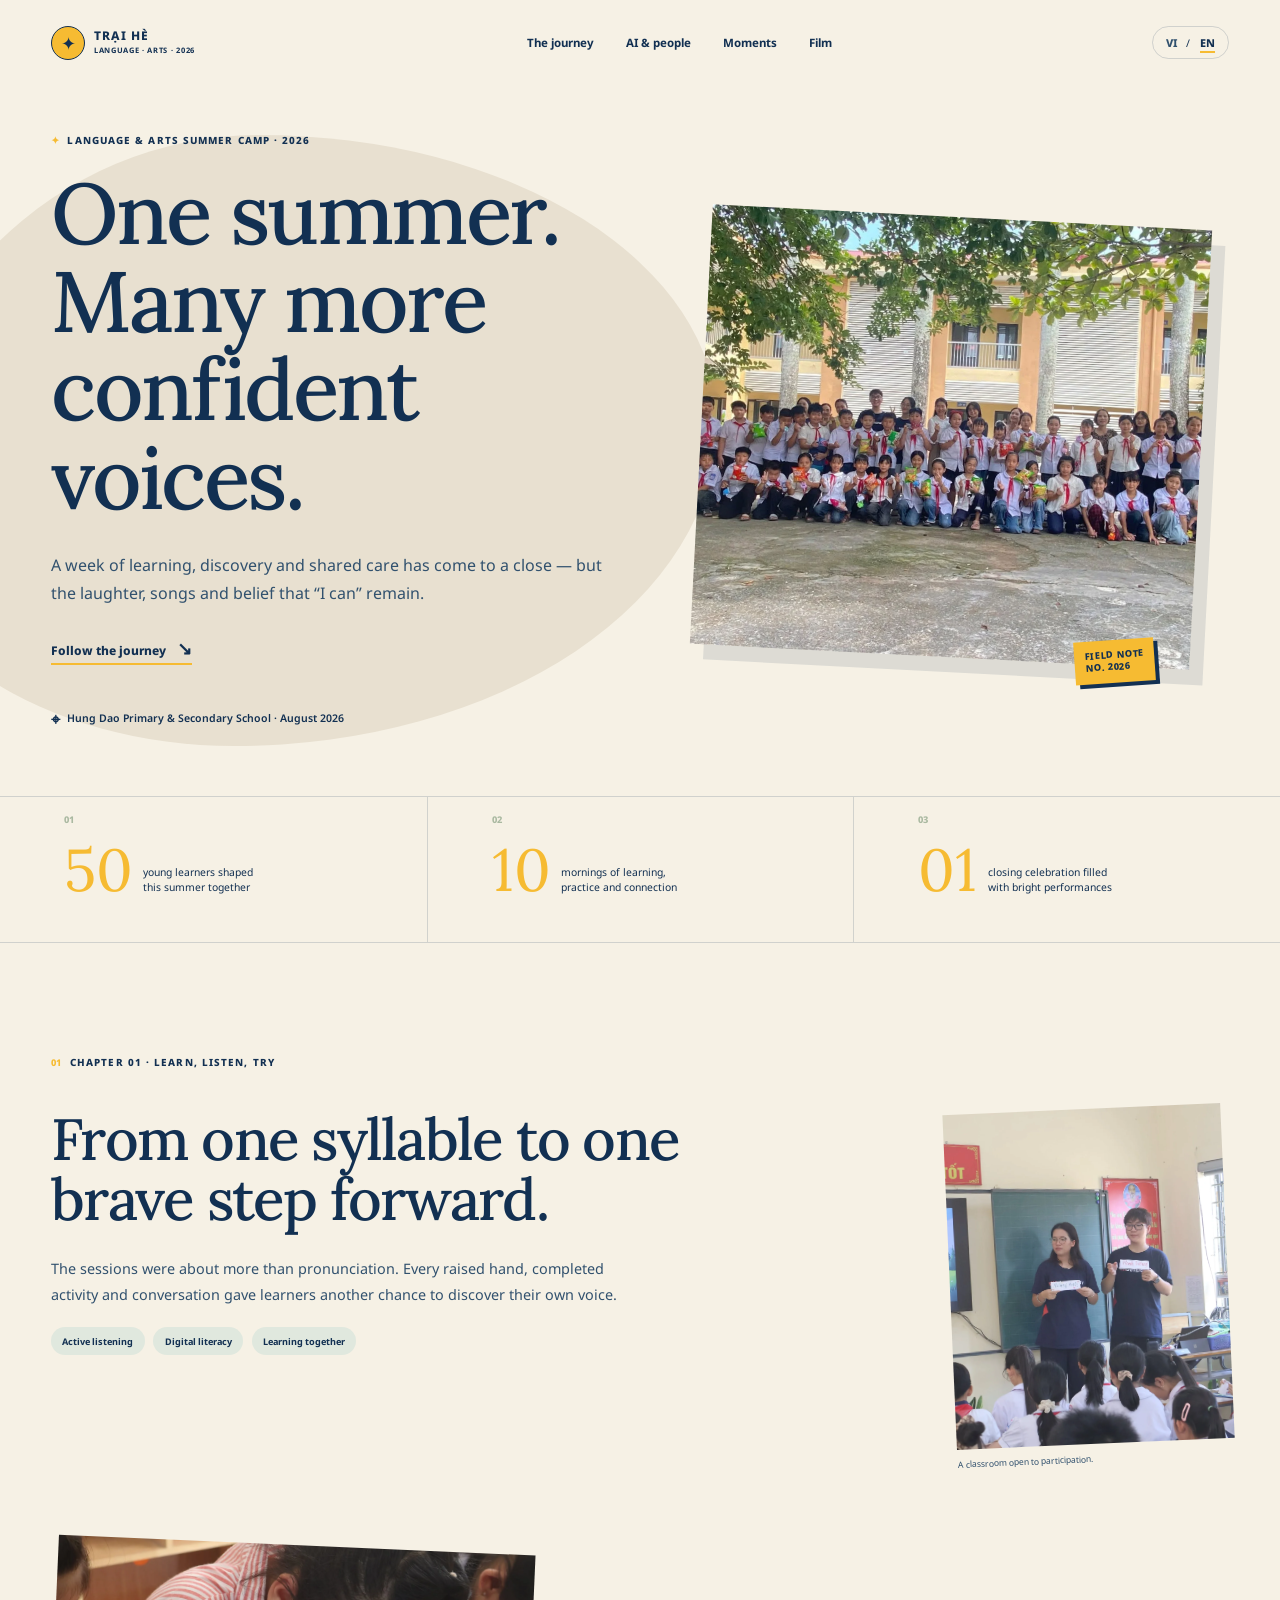
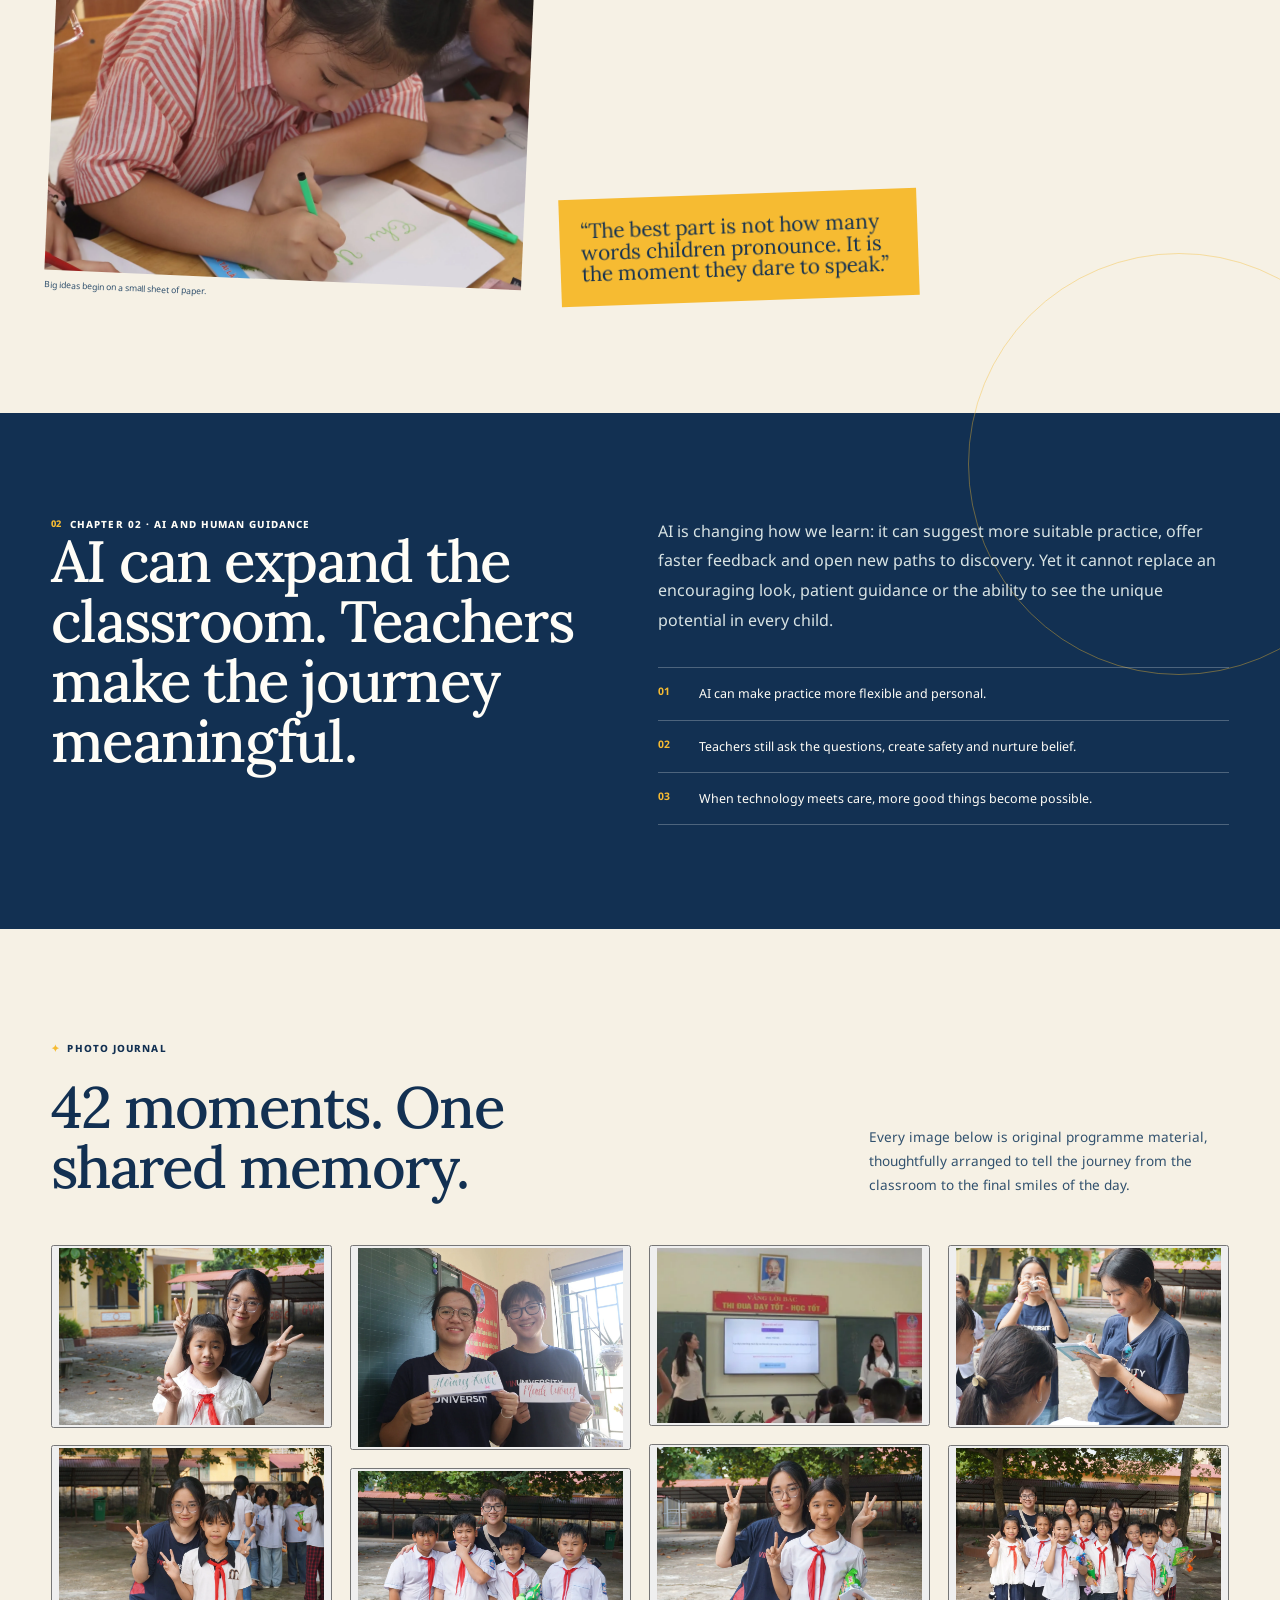
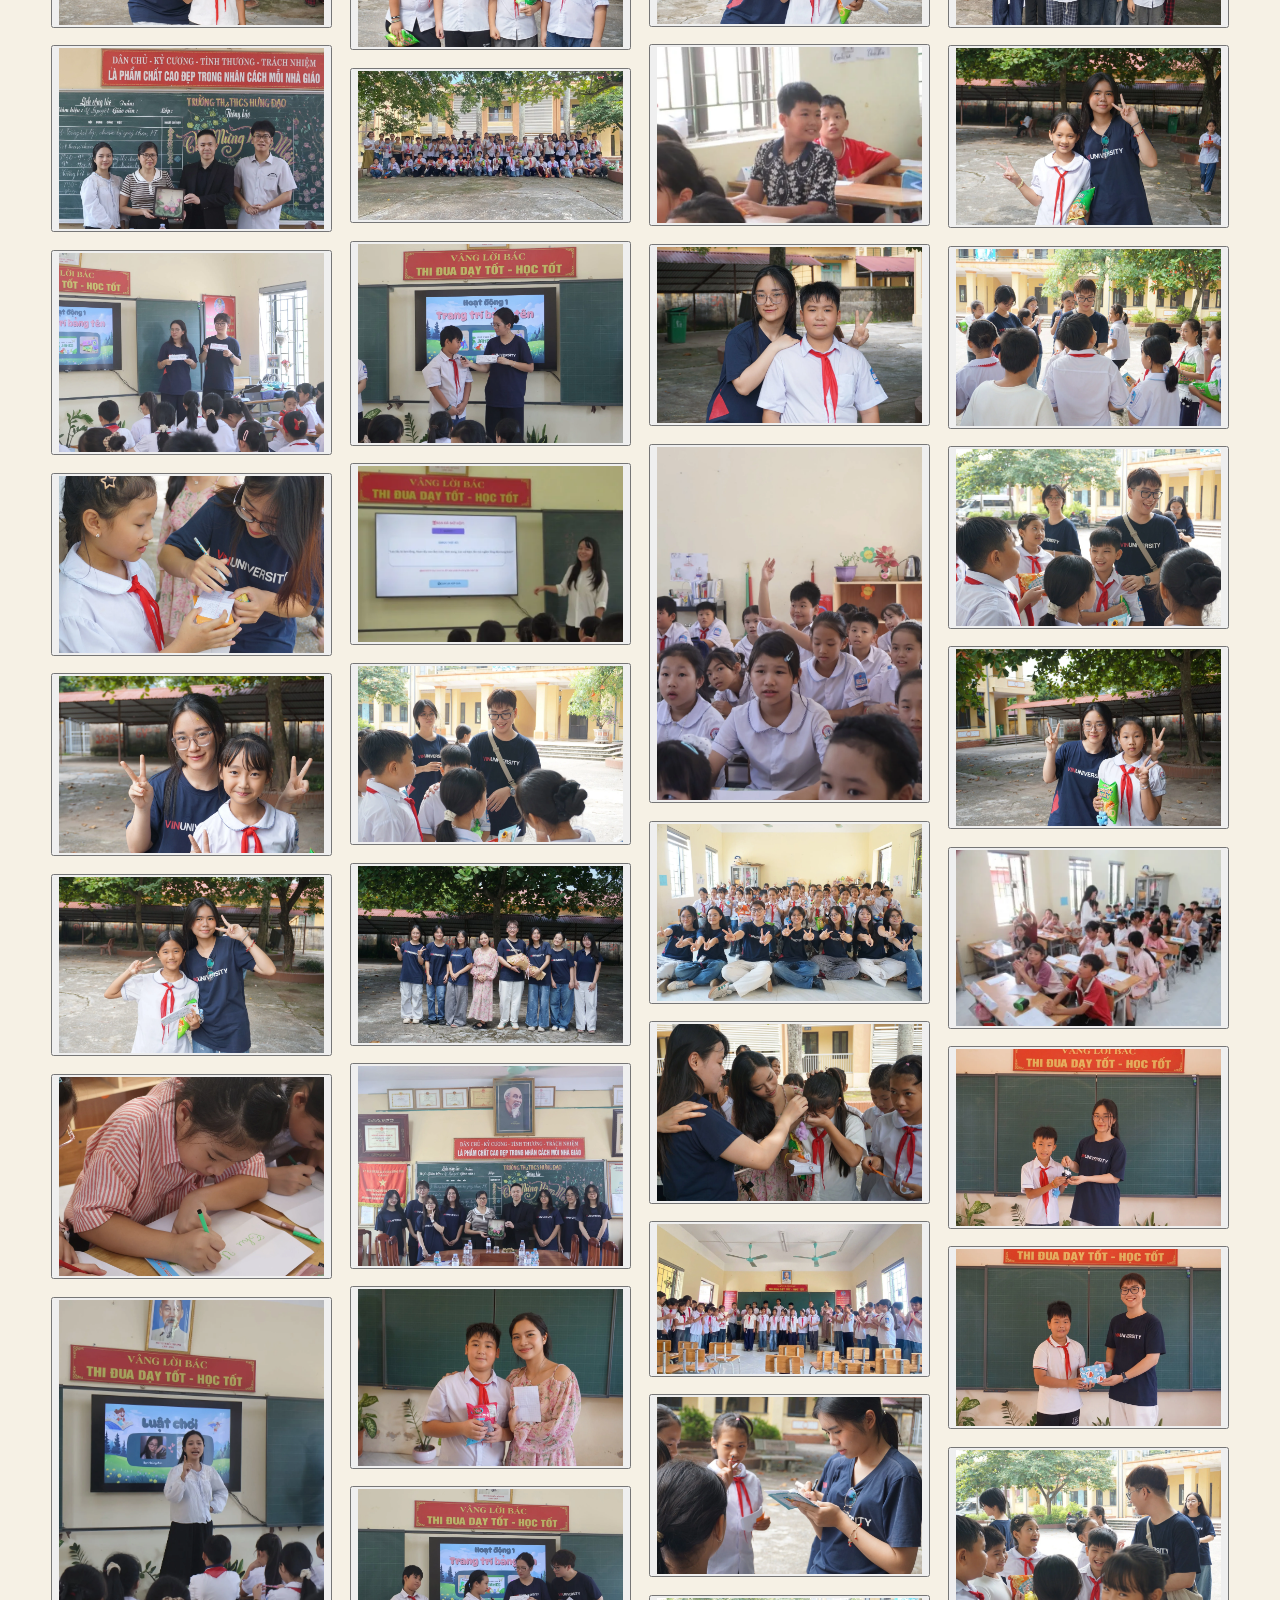
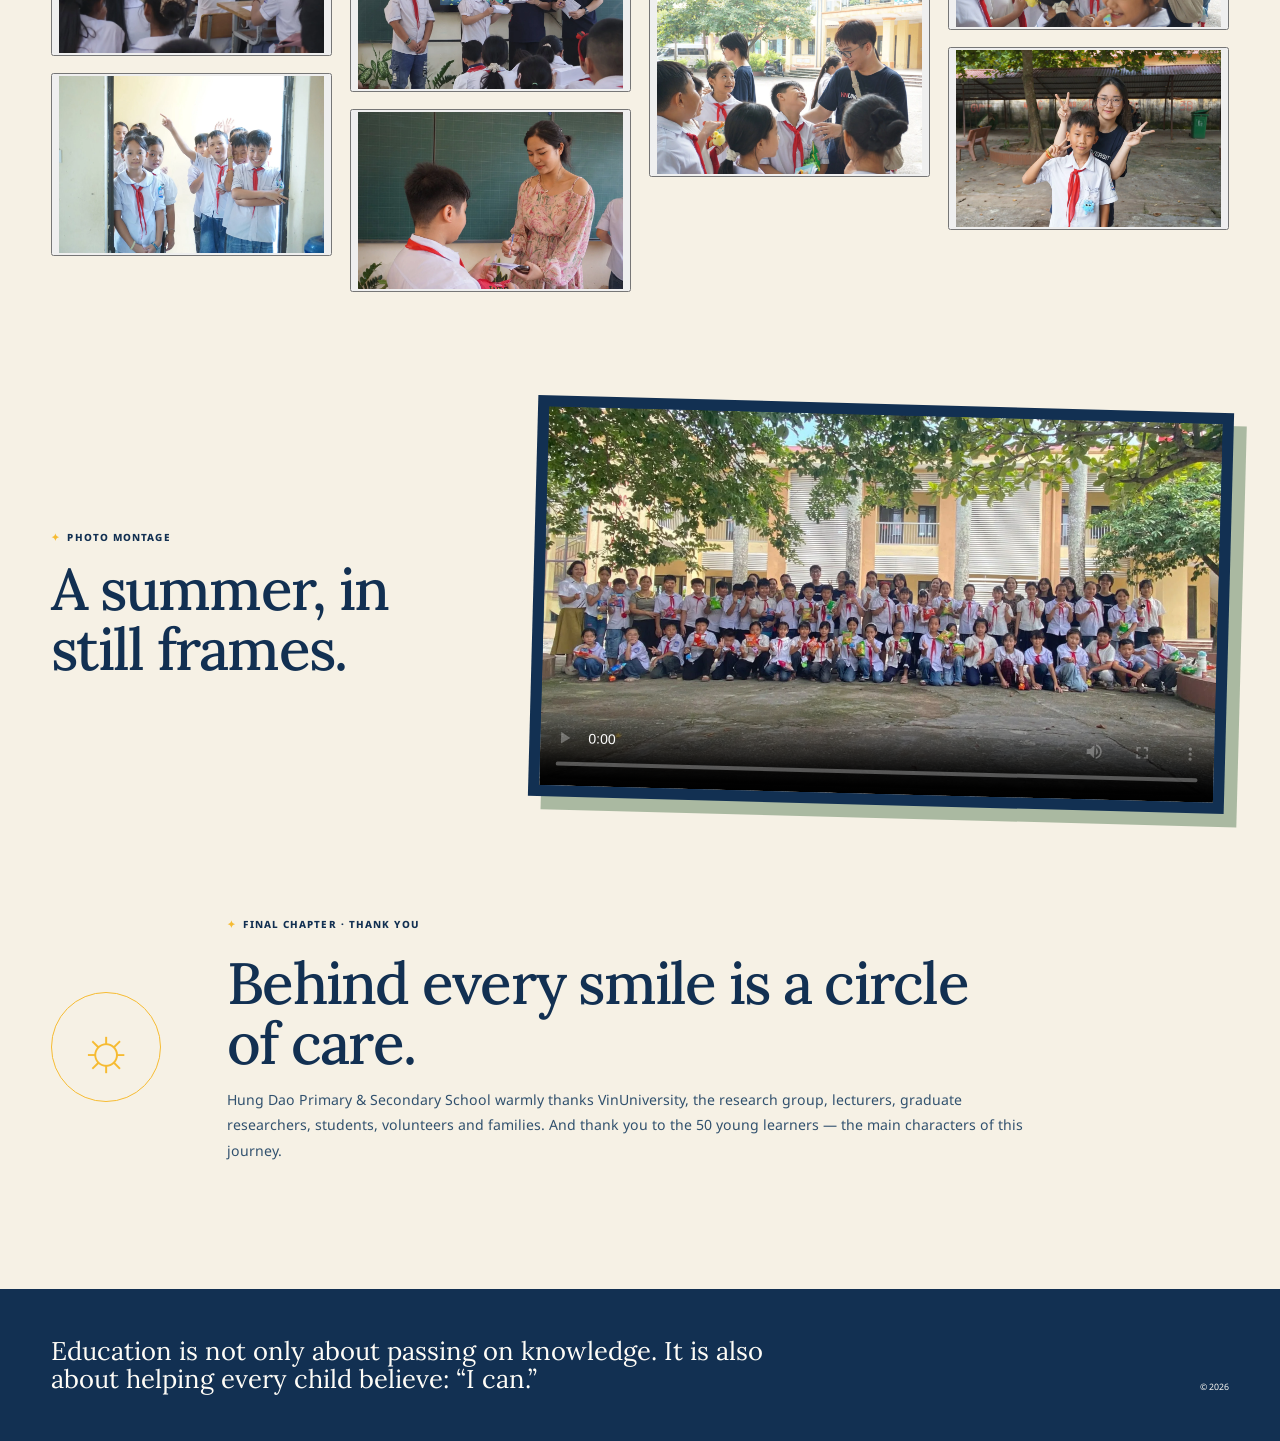
<file: language_arts_camp_recap/index.html>
<!doctype html>
<html lang="en">
  <head>
    <meta charset="UTF-8" />
    <meta name="viewport" content="width=device-width, initial-scale=1" />
    <meta name="theme-color" content="#123052" />
    <meta name="description" content="A bilingual recap of Language & Arts Summer Camp 2026 — where AI extends learning and human guidance makes the journey meaningful." />
    <meta name="robots" content="index, follow" />
    <meta property="og:type" content="website" />
    <meta property="og:site_name" content="Language & Arts Summer Camp 2026" />
    <meta property="og:title" content="Language & Arts Summer Camp 2026 — Recap" />
    <meta property="og:description" content="A bilingual summer-camp recap from August 2026 — learning, creativity, care, and the meaningful role of human guidance alongside AI." />
    <meta property="og:image" content="https://files.manuscdn.com/user_upload_by_module/session_file/310519663725911947/dOhTvLbYGTCvNMOM.jpg" />
    <meta property="og:image:secure_url" content="https://files.manuscdn.com/user_upload_by_module/session_file/310519663725911947/dOhTvLbYGTCvNMOM.jpg" />
    <meta property="og:image:type" content="image/jpeg" />
    <meta property="og:image:alt" content="Students and facilitators at Language & Arts Summer Camp 2026" />
    <meta property="og:locale" content="en_US" />
    <meta property="og:locale:alternate" content="vi_VN" />
    <meta name="twitter:card" content="summary_large_image" />
    <meta name="twitter:title" content="Language & Arts Summer Camp 2026 — Recap" />
    <meta name="twitter:description" content="A bilingual summer-camp recap from August 2026 — learning, creativity, care, and human guidance alongside AI." />
    <meta name="twitter:image" content="https://files.manuscdn.com/user_upload_by_module/session_file/310519663725911947/dOhTvLbYGTCvNMOM.jpg" />
    <meta name="twitter:image:alt" content="Students and facilitators at Language & Arts Summer Camp 2026" />
    <title>Language & Arts Summer Camp 2026 — Recap</title>
    <link rel="preconnect" href="https://fonts.googleapis.com" />
    <link rel="preconnect" href="https://fonts.gstatic.com" crossorigin />
    <link href="https://fonts.googleapis.com/css2?family=Lora:ital,wght@0,400..700;1,400..700&family=Noto+Sans:wght@400;500;600;700;800&display=swap" rel="stylesheet" />
    <link rel="stylesheet" href="styles.css" />
    <!-- Field Notes of Wonder: a warm, editorial scrapbook that gives the supplied camp photos the leading role. -->
  </head>
  <body>
    <div class="paper-grain" aria-hidden="true"></div>
    <header class="site-header">
      <a class="brand" href="#top" aria-label="Trại hè 2026">
        <span class="brand-sun" aria-hidden="true">✦</span>
        <span><strong>TRẠI HÈ</strong><small>LANGUAGE · ARTS · 2026</small></span>
      </a>
      <nav aria-label="Điều hướng chính">
        <a href="#journey" data-i18n="navJourney">Hành trình</a>
        <a href="#ai" data-i18n="navAi">AI & con người</a>
        <a href="#gallery" data-i18n="navGallery">Khoảnh khắc</a>
        <a href="#film" data-i18n="navFilm">Video</a>
      </nav>
      <div class="language-switch" aria-label="Chọn ngôn ngữ">
        <button class="lang-btn" type="button" data-lang="vi" aria-pressed="false">VI</button>
        <span>/</span>
        <button class="lang-btn active" type="button" data-lang="en" aria-pressed="true">EN</button>
      </div>
    </header>

    <main id="top">
      <section class="hero section-shell">
        <div class="hero-copy">
          <p class="eyebrow" data-i18n="eyebrow">TRẠI HÈ NGÔN NGỮ & NGHỆ THUẬT · 2026</p>
          <h1 data-i18n="heroTitle">Một mùa hè, nhiều tiếng nói tự tin hơn.</h1>
          <p class="lede" data-i18n="heroLede">Một tuần học tập, trải nghiệm và sẻ chia khép lại — nhưng tiếng cười, tiếng hát và niềm tin “Mình có thể” vẫn còn ở lại.</p>
          <a class="text-link" href="#journey" data-i18n="heroCta">Xem hành trình <span>↘</span></a>
          <p class="location" data-i18n="location">Hung Dao Primary & Secondary School · August 2026</p>
        </div>
        <figure class="hero-photo photo-polaroid">
          <img src="media/13.webp" alt="Học sinh và đội ngũ đồng hành trong hoạt động của trại hè" />
          <figcaption>FIELD NOTE<br />NO. 2026</figcaption>
        </figure>
      </section>

      <section class="fact-strip" aria-label="Camp highlights">
        <article><span>01</span><strong>50</strong><p data-i18n="factOne">bạn nhỏ cùng tạo nên mùa hè này</p></article>
        <article><span>02</span><strong>10</strong><p data-i18n="factTwo">buổi sáng học, thực hành và kết nối</p></article>
        <article><span>03</span><strong>01</strong><p data-i18n="factThree">ngày hội khép lại bằng những tiết mục rạng rỡ</p></article>
      </section>

      <section id="journey" class="journey section-shell">
        <div class="chapter-label"><span>01</span><p data-i18n="chapterOne">CHƯƠNG 01 · HỌC, LẮNG NGHE, THỬ SỨC</p></div>
        <div class="journey-grid">
          <div class="journey-title">
            <h2 data-i18n="journeyTitle">Từ một âm tiết đến một bước tiến dũng cảm.</h2>
            <p data-i18n="journeyBody">Những giờ học không chỉ xoay quanh việc phát âm đúng. Mỗi lần giơ tay, mỗi bài tập được hoàn thành và mỗi cuộc trò chuyện đều là một cơ hội để học sinh khám phá tiếng nói của chính mình.</p>
            <div class="tags"><span data-i18n="tagOne">Lắng nghe chủ động</span><span data-i18n="tagTwo">Kỹ năng số</span><span data-i18n="tagThree">Cộng tác cùng nhau</span></div>
          </div>
          <figure class="journey-image tilt-left"><img src="media/04.webp" alt="Hoạt động giảng dạy trong lớp học" /><figcaption data-i18n="captionTeach">Một lớp học mở ra cho sự tham gia.</figcaption></figure>
          <figure class="journey-image tilt-right"><img src="media/08.webp" alt="Học sinh đang thực hiện bài tập sáng tạo" /><figcaption data-i18n="captionCreate">Ý tưởng lớn lên từ một trang giấy nhỏ.</figcaption></figure>
          <blockquote data-i18n="quote">“Điều đẹp nhất không phải là các em phát âm được bao nhiêu từ. Đó là khoảnh khắc các em dám nói.”</blockquote>
        </div>
      </section>

      <section id="ai" class="ai-section">
        <div class="section-shell ai-layout">
          <div>
            <div class="chapter-label light"><span>02</span><p data-i18n="chapterTwo">CHƯƠNG 02 · AI VÀ SỰ DẪN DẮT CỦA CON NGƯỜI</p></div>
            <h2 data-i18n="aiTitle">AI có thể mở rộng lớp học. Người thầy mới tạo nên hành trình.</h2>
          </div>
          <div class="ai-copy">
            <p data-i18n="aiBody">AI đang thay đổi cách chúng ta học: gợi ý bài luyện tập phù hợp hơn, phản hồi nhanh hơn và mở ra nhiều cách để khám phá. Nhưng AI không thay thế được ánh mắt động viên, sự kiên nhẫn hay khả năng nhìn thấy tiềm năng riêng của mỗi đứa trẻ.</p>
            <div class="ai-principles">
              <article><b>01</b><p data-i18n="aiPointOne">AI giúp việc thực hành trở nên linh hoạt và cá nhân hóa hơn.</p></article>
              <article><b>02</b><p data-i18n="aiPointTwo">Người dạy vẫn là người đặt câu hỏi, tạo an toàn và nuôi dưỡng niềm tin.</p></article>
              <article><b>03</b><p data-i18n="aiPointThree">Khi công nghệ và sự quan tâm gặp nhau, nhiều điều tốt hơn có thể diễn ra.</p></article>
            </div>
          </div>
        </div>
      </section>

      <section id="gallery" class="gallery-section section-shell">
        <div class="gallery-head">
          <div><p class="eyebrow" data-i18n="galleryEyebrow">NHẬT KÝ HÌNH ẢNH</p><h2 data-i18n="galleryTitle">42 khoảnh khắc. Một ký ức chung.</h2></div>
          <p data-i18n="galleryText">Tất cả hình ảnh dưới đây là tư liệu gốc do chương trình cung cấp, được sắp xếp lại để kể trọn hành trình từ lớp học đến những nụ cười cuối ngày.</p>
        </div>
        <div id="photo-grid" class="photo-grid" aria-live="polite"></div>
      </section>

      <section id="film" class="film-section section-shell">
        <div class="film-text">
          <p class="eyebrow" data-i18n="filmEyebrow">MONTAGE ẢNH</p>
          <h2 data-i18n="filmTitle">Ảnh kể lại một mùa hè.</h2>
        </div>
        <div class="video-wrap">
          <video controls preload="metadata" poster="media/13.webp">
            <source src="media/43-recap-video.mp4" type="video/mp4" />
            Trình duyệt của bạn không hỗ trợ phát video.
          </video>
        </div>
      </section>

      <section class="gratitude section-shell">
        <div class="sun-stamp" aria-hidden="true">☼</div>
        <div>
          <p class="eyebrow" data-i18n="thanksEyebrow">CHƯƠNG CUỐI · CẢM ƠN</p>
          <h2 data-i18n="thanksTitle">Đằng sau mỗi nụ cười là một vòng tay đồng hành.</h2>
          <p data-i18n="thanksBody">Trường TH & THCS Hưng Đạo trân trọng cảm ơn VinUniversity, nhóm nghiên cứu, các giảng viên, nghiên cứu sinh, sinh viên, đội ngũ tình nguyện viên và phụ huynh. Cảm ơn 50 bạn nhỏ — những nhân vật chính của hành trình này.</p>
        </div>
      </section>
    </main>

    <footer>
      <p data-i18n="footerQuote">Giáo dục không chỉ là truyền đạt kiến thức. Giáo dục còn là giúp mỗi đứa trẻ tin rằng: “Mình có thể.”</p>
      <span>© 2026</span>
    </footer>

    <dialog id="lightbox" aria-label="Xem ảnh phóng to"><button id="close-lightbox" class="close-lightbox" aria-label="Đóng">×</button><img id="lightbox-image" alt="" /><p id="lightbox-caption"></p></dialog>
    <script src="script.js"></script>
  </body>
</html>
</file>
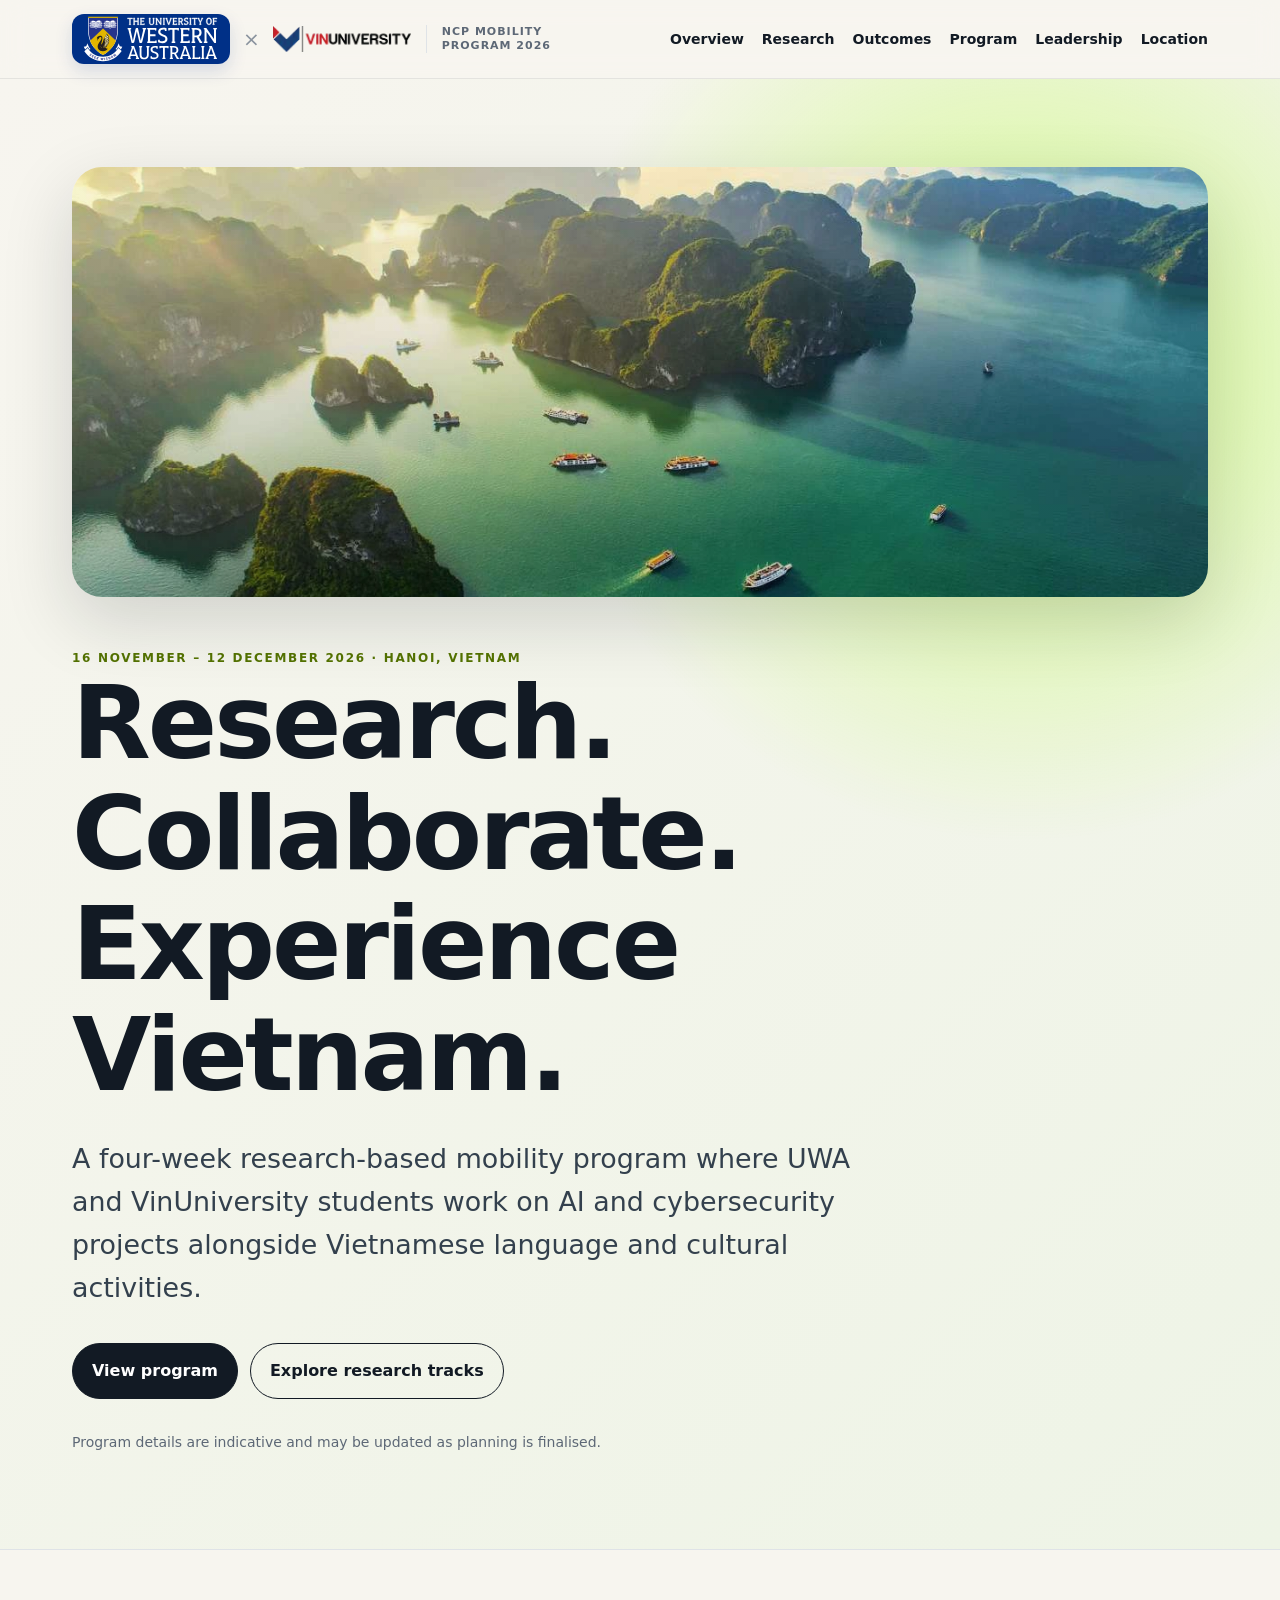
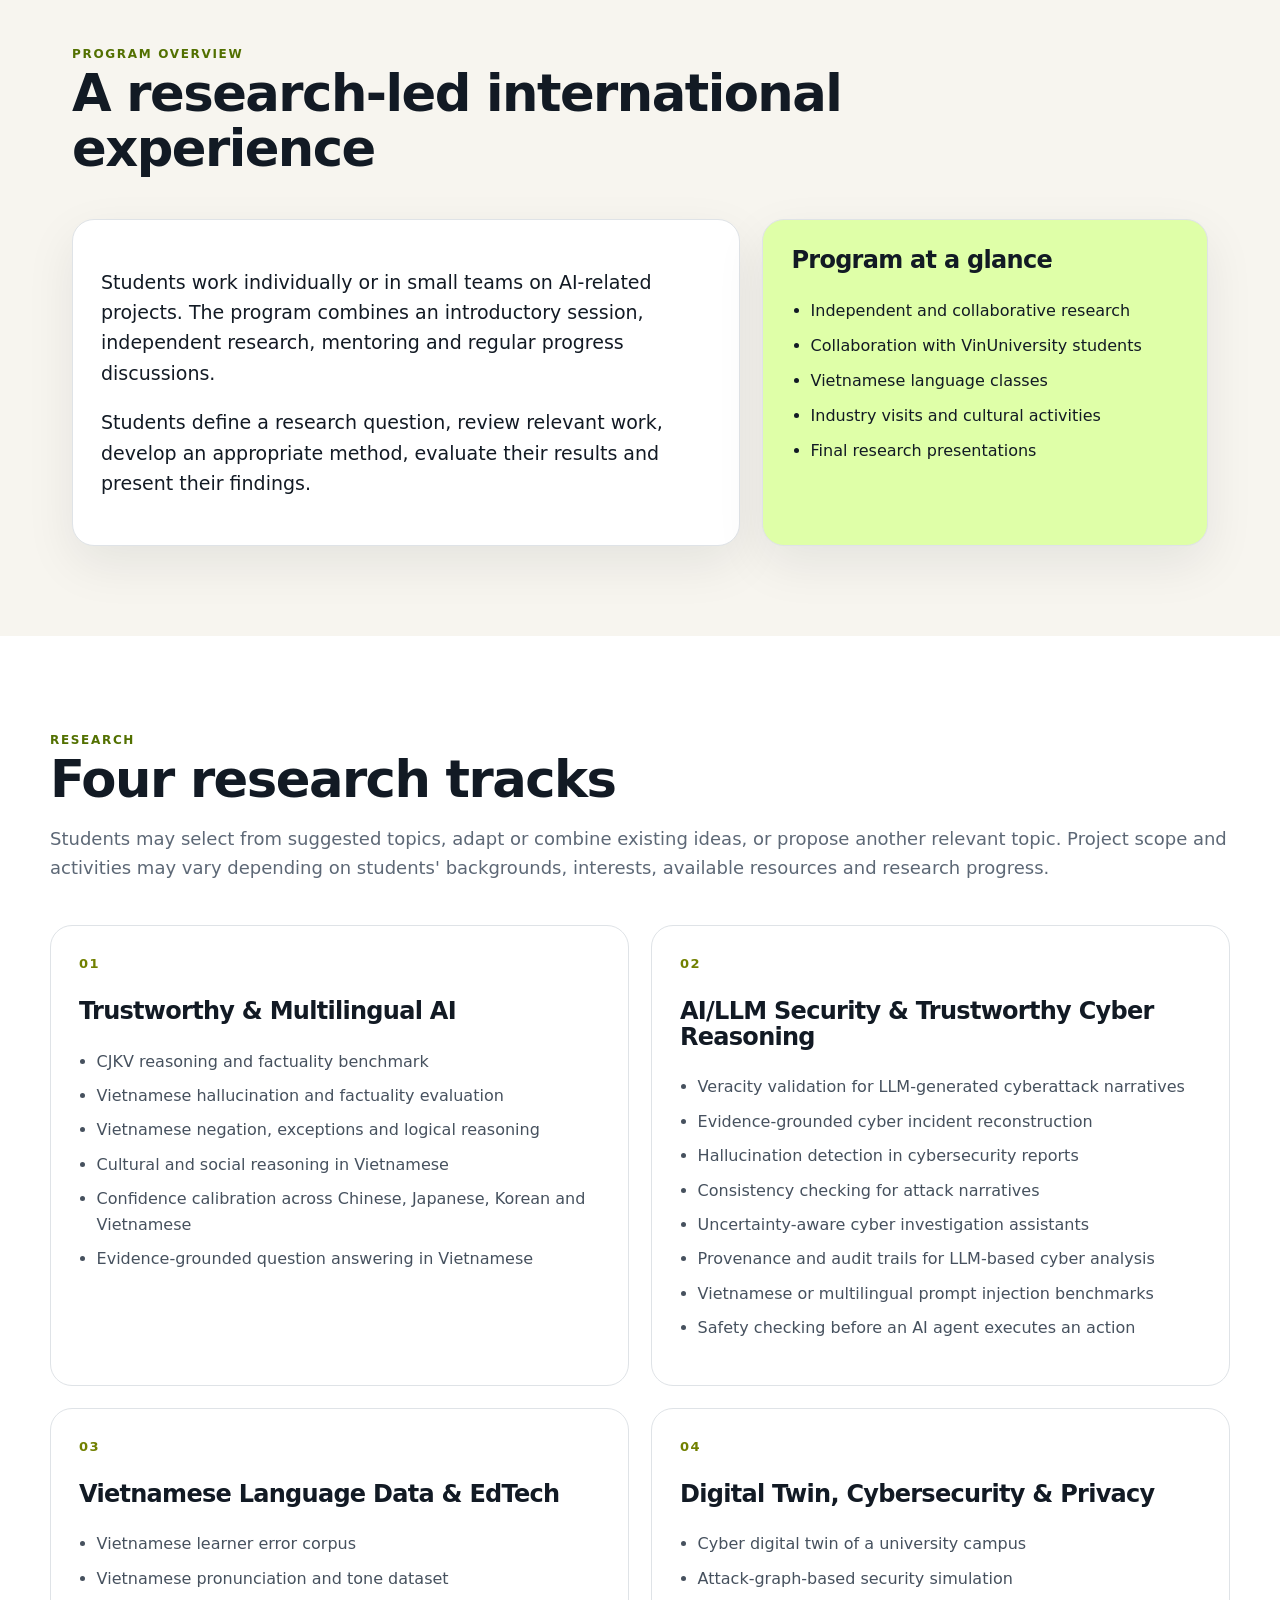
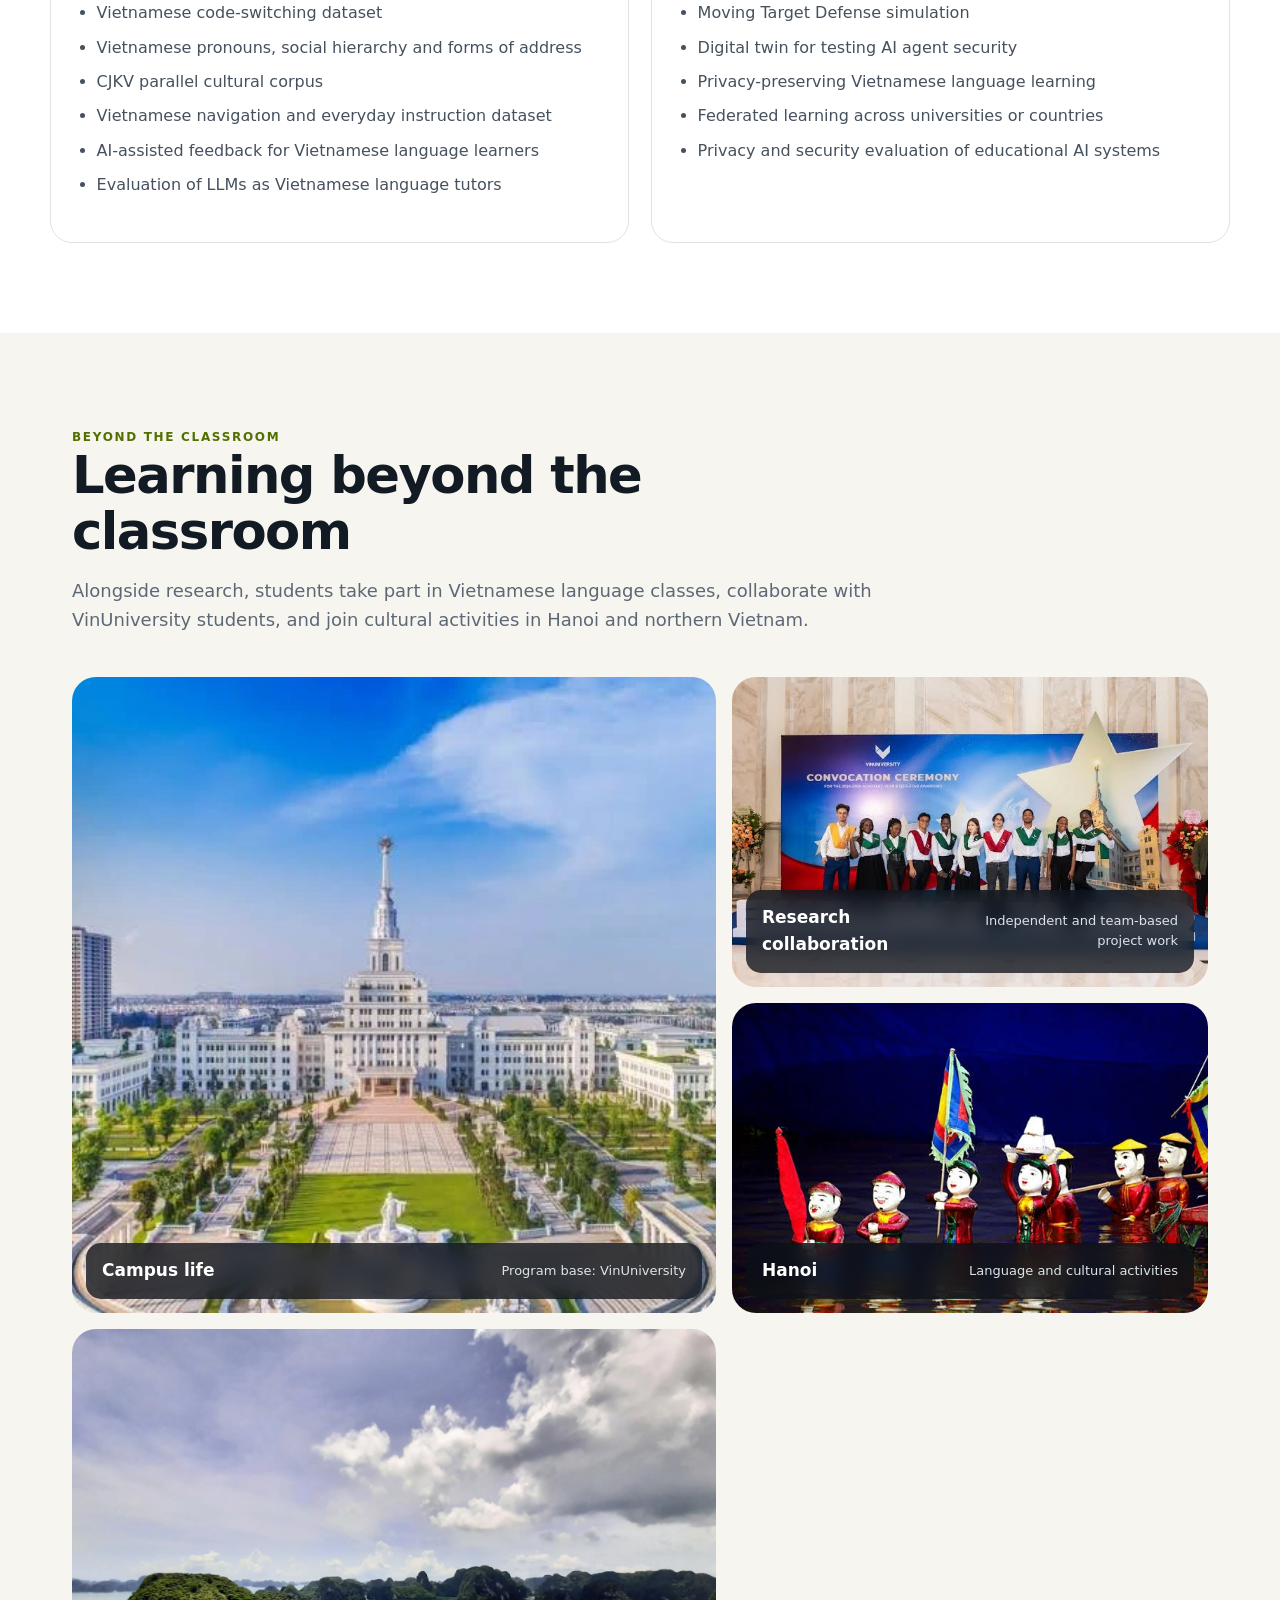
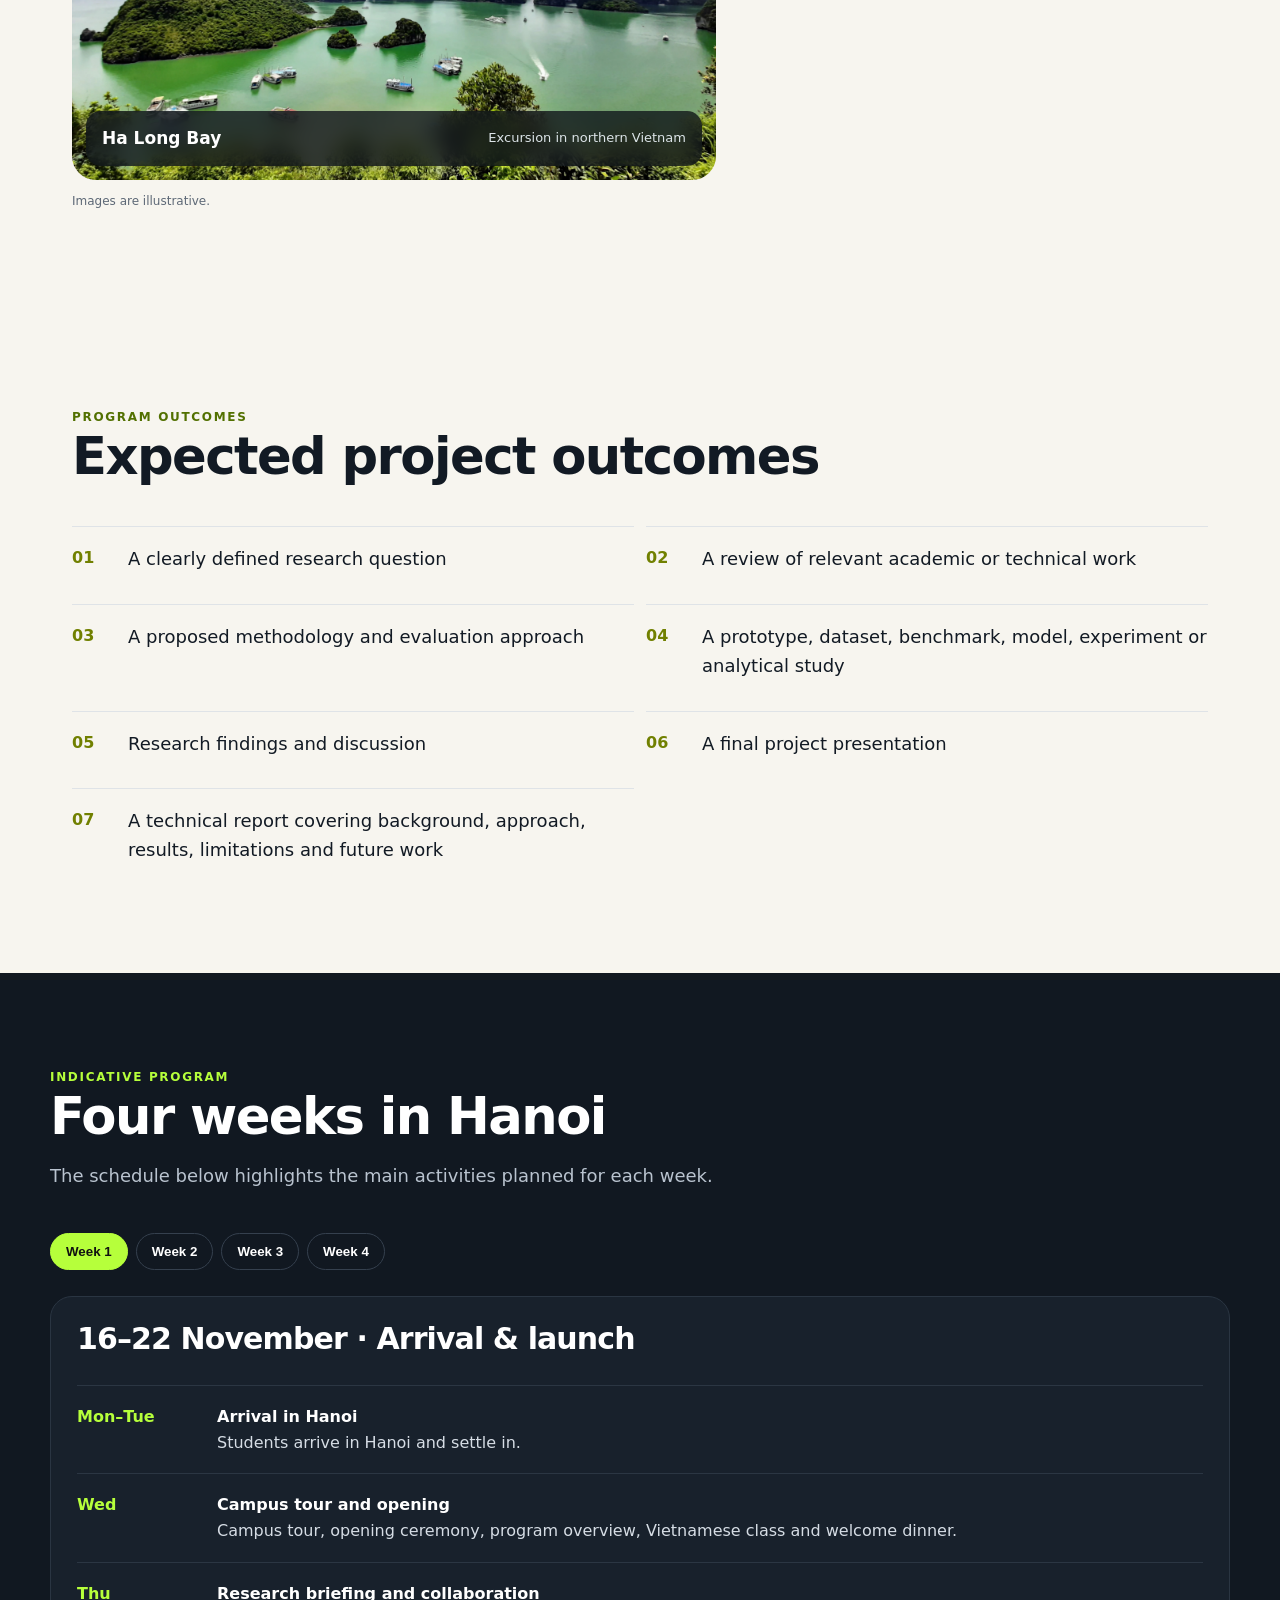
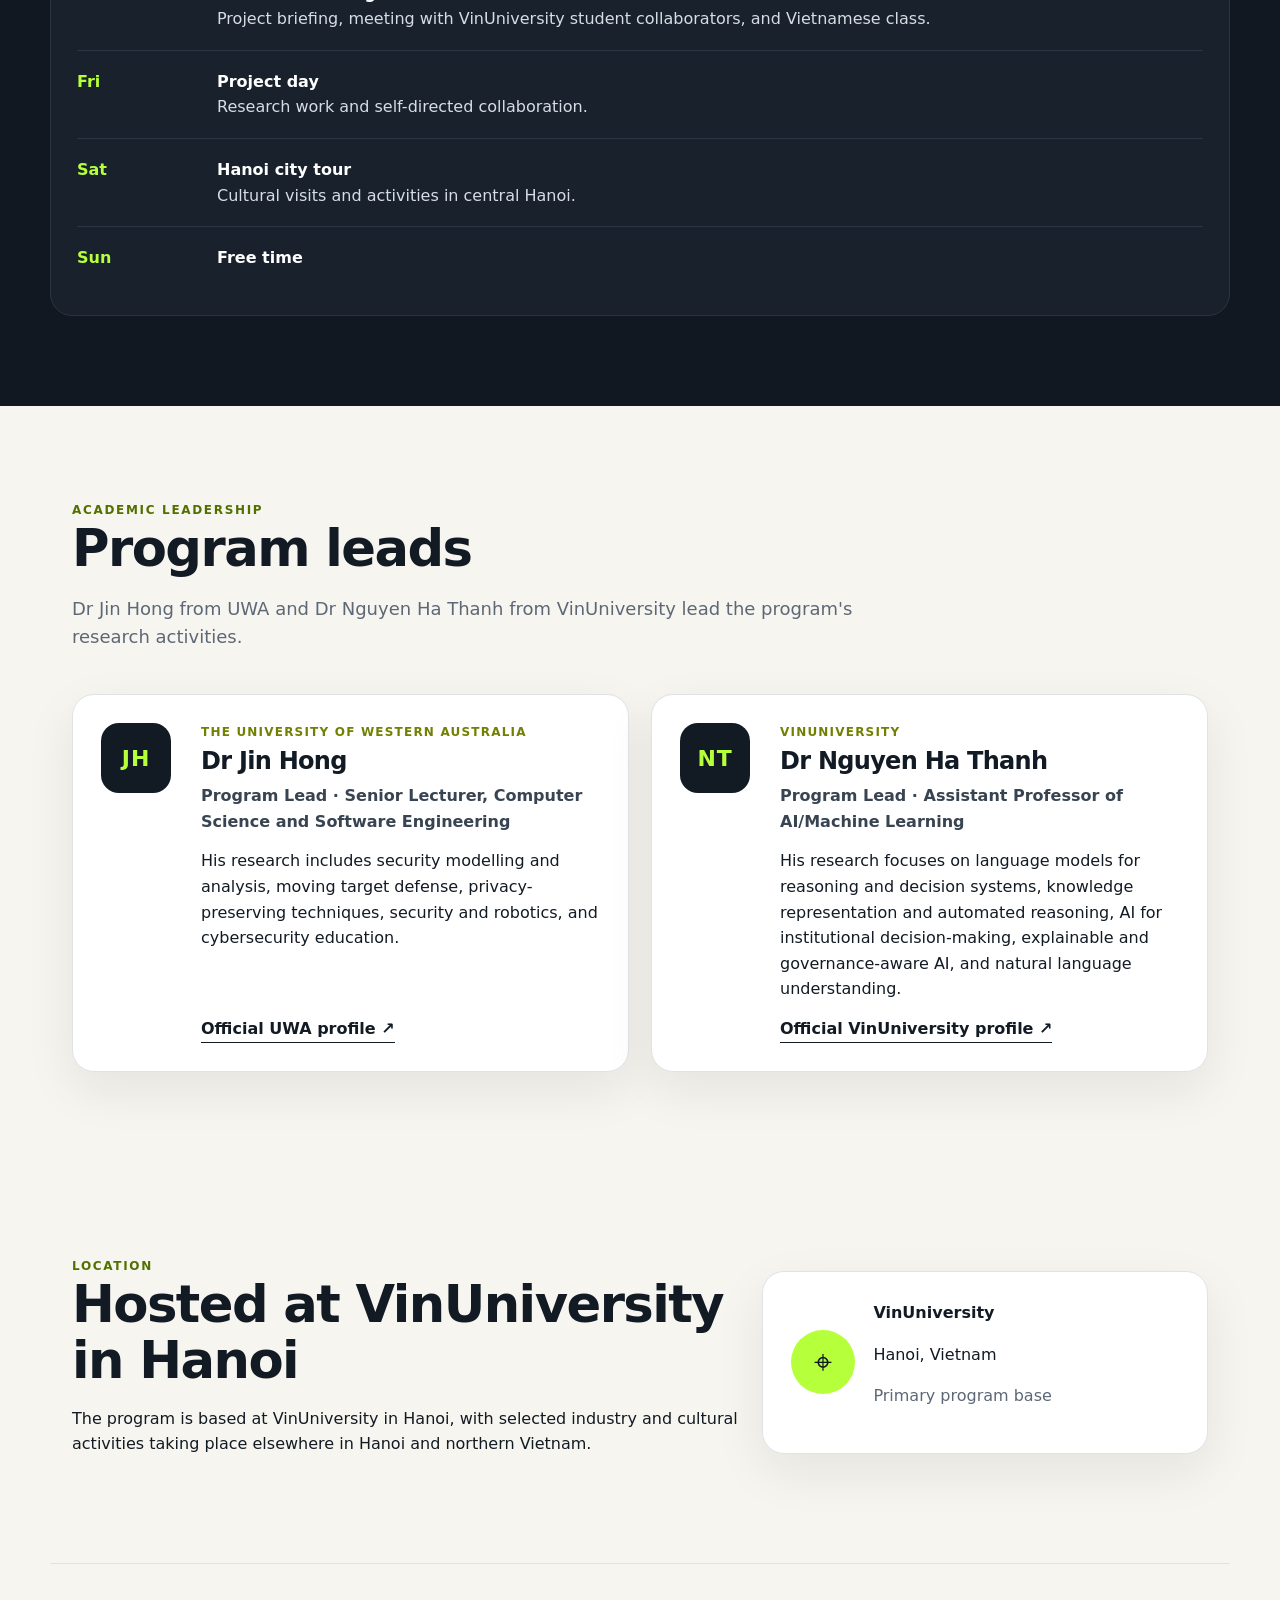
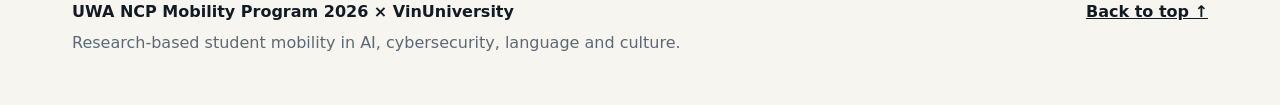
<file: ncp2026/index.html>
<!doctype html>
<html lang="en">
<head>
  <meta charset="utf-8" />
  <meta name="viewport" content="width=device-width, initial-scale=1" />
  <meta name="description" content="UWA NCP Mobility Program 2026 x VinUniversity: a four-week research-based mobility program in Hanoi combining AI and cybersecurity projects with Vietnamese language and cultural activities." />
  <link rel="canonical" href="https://edtech-vinuni.github.io/events/ncp2026/" />
  <title>UWA NCP Mobility Program 2026 x VinUniversity</title>
  <style>

:root{
  --ink:#121a24;
  --muted:#5d6876;
  --paper:#f7f5ef;
  --white:#ffffff;
  --accent:#b6ff3b;
  --accent-2:#dfffa8;
  --dark:#111821;
  --line:#dfe3e7;
  --radius:22px;
  --shadow:0 18px 50px rgba(12,25,40,.08);
}
*{box-sizing:border-box}
html{scroll-behavior:smooth}
body{
  margin:0;
  font-family:Inter,ui-sans-serif,system-ui,-apple-system,BlinkMacSystemFont,"Segoe UI",sans-serif;
  color:var(--ink);
  background:var(--paper);
  line-height:1.6;
}
a{color:inherit}
.skip-link{position:absolute;left:-999px;top:8px;background:#fff;padding:8px 12px;z-index:100}
.skip-link:focus{left:8px}
.site-header{
  position:sticky;top:0;z-index:50;
  background:rgba(247,245,239,.88);
  backdrop-filter:blur(14px);
  border-bottom:1px solid rgba(18,26,36,.08);
}
.nav-wrap{
  max-width:1180px;margin:auto;padding:14px 22px;
  display:flex;align-items:center;justify-content:space-between;gap:24px;
}
.brand{
  display:flex;align-items:center;gap:15px;min-width:0;
  text-decoration:none;font-weight:800;line-height:1.05
}
.brand-logos{display:flex;align-items:center;gap:13px;min-width:0}
.uwa-lockup{
  display:flex;align-items:center;height:50px;padding:6px 10px;
  border-radius:12px;background:#003087;color:#fff;box-shadow:0 7px 18px rgba(0,48,135,.14)
}
.uwa-logo{width:138px;height:auto;display:block}
.partner-x{font-size:20px;font-weight:500;color:#8a939e}
.vinuni-logo{display:block;width:138px;height:auto}
.program-label{
  padding-left:15px;border-left:1px solid var(--line);font-size:11px;line-height:1.25;
  letter-spacing:.09em;text-transform:uppercase;color:var(--muted);white-space:nowrap
}
.nav-links{display:flex;gap:18px;align-items:center}
.nav-links a{text-decoration:none;font-weight:700;font-size:14px}
.nav-links a:hover{opacity:.55}
.menu-btn{display:none}
.hero{
  min-height:72vh;display:flex;align-items:center;
  background:
    radial-gradient(circle at 80% 20%, rgba(182,255,59,.55), transparent 30%),
    linear-gradient(135deg,#f7f5ef 0%,#eef4e6 100%);
  border-bottom:1px solid var(--line);
}
.hero-inner{max-width:1180px;margin:auto;padding:88px 22px 82px;width:100%}
.eyebrow,.kicker{
  text-transform:uppercase;letter-spacing:.14em;font-size:12px;font-weight:900;color:#527000
}
h1,h2,h3{line-height:1.08;margin-top:0;letter-spacing:-.03em}
h1{font-size:clamp(48px,8vw,104px);max-width:950px;margin-bottom:26px}
h2{font-size:clamp(34px,4vw,58px);margin-bottom:18px}
h3{font-size:24px}
.lede{font-size:clamp(20px,2.1vw,28px);max-width:820px;color:#33404d}
.hero-actions{display:flex;gap:12px;flex-wrap:wrap;margin-top:34px}
.btn{
  display:inline-flex;padding:14px 19px;border-radius:999px;text-decoration:none;
  font-weight:800;border:1px solid var(--ink)
}
.btn.primary{background:var(--ink);color:#fff}
.btn.secondary{background:transparent}
.status-note{margin-top:32px;max-width:760px;font-size:14px;color:var(--muted)}
.section{max-width:1180px;margin:auto;padding:90px 22px}
.section.alt,.section.dark{max-width:none}
.section.alt{background:#fff}
.section.alt > *,.section.dark > *{max-width:1180px;margin-left:auto;margin-right:auto}
.section-head{margin-bottom:42px;max-width:860px}
.section-head p{font-size:18px;color:var(--muted)}
.grid{display:grid;gap:22px}
.grid.two{grid-template-columns:1.2fr .8fr}
.card{background:#fff;border:1px solid var(--line);border-radius:var(--radius);padding:28px;box-shadow:var(--shadow)}
.card.prose p{font-size:19px}
.card.highlight{background:var(--accent-2)}
.check-list{padding-left:1.2rem}
.check-list li{margin:.6rem 0}
.tracks{grid-template-columns:repeat(2,minmax(0,1fr))}
.track-card{
  border:1px solid var(--line);border-radius:var(--radius);padding:28px;background:#fff;
  min-height:360px;
}
.track-num{font-size:13px;font-weight:900;color:#718000;letter-spacing:.12em;margin-bottom:24px}
.track-card ul{padding-left:1.1rem;color:#46515e}
.track-card li{margin:.55rem 0}
.outcome-grid{display:grid;grid-template-columns:repeat(2,minmax(0,1fr));gap:12px}
.outcome{
  display:grid;grid-template-columns:42px 1fr;gap:14px;align-items:start;
  border-top:1px solid var(--line);padding:18px 0;
}
.outcome span{font-weight:900;color:#718000}
.outcome p{margin:0;font-size:18px}
.dark{background:var(--dark);color:#fff}
.section-head.light p{color:#b9c3cf}
.dark .kicker{color:var(--accent)}
.week-tabs{display:flex;gap:8px;flex-wrap:wrap;margin-bottom:26px}
.week-tab{
  appearance:none;border:1px solid #35404e;background:transparent;color:#fff;
  border-radius:999px;padding:10px 15px;font-weight:800;cursor:pointer
}
.week-tab.active{background:var(--accent);color:#111;border-color:var(--accent)}
.week-panel{display:none;background:#18212c;border:1px solid #2a3542;border-radius:var(--radius);padding:26px}
.week-panel.active{display:block}
.week-panel h3{font-size:30px}
.timeline{display:grid}
.timeline>div{
  display:grid;grid-template-columns:120px 1fr;gap:20px;padding:18px 0;
  border-top:1px solid #2b3643
}
.timeline time{font-weight:900;color:var(--accent)}
.timeline p{margin:0;color:#d6dde5}
.timeline strong{color:#fff}
.location-grid{align-items:center}
.location-card{
  border:1px solid var(--line);border-radius:var(--radius);padding:28px;
  background:#fff;display:flex;gap:18px;align-items:center;box-shadow:var(--shadow)
}
.pin{
  flex:0 0 64px;height:64px;border-radius:50%;display:grid;place-items:center;
  background:var(--accent);font-size:32px
}
.muted{color:var(--muted)}
.notice{padding-top:20px}
.notice-box{
  background:var(--ink);color:#fff;border-radius:var(--radius);padding:34px
}
.notice-box p{color:#d3dbe3;max-width:900px}
footer{
  max-width:1180px;margin:auto;padding:35px 22px 50px;
  border-top:1px solid var(--line);display:flex;justify-content:space-between;gap:20px
}
footer p{margin:5px 0 0;color:var(--muted)}
footer a{font-weight:800}
@media (max-width:1050px){
  .nav-links{
    display:none;position:absolute;left:14px;right:14px;top:76px;padding:18px;
    background:#fff;border:1px solid var(--line);border-radius:18px;box-shadow:var(--shadow);
    flex-direction:column;align-items:flex-start
  }
  .nav-links.open{display:flex}
  .menu-btn{display:block;border:1px solid var(--ink);background:transparent;border-radius:999px;padding:8px 13px;font-weight:800}
}
@media (max-width:760px){
  .grid.two,.tracks,.outcome-grid{grid-template-columns:1fr}
  h1{font-size:52px}
  .hero{min-height:auto}
  .hero-inner{padding-top:64px}
  .section{padding:68px 18px}
  .timeline>div{grid-template-columns:1fr;gap:4px}
  footer{flex-direction:column}
}
@media (max-width:620px){
  .nav-wrap{padding:10px 14px;gap:10px}
  .brand{gap:10px}
  .brand-logos{gap:8px}
  .uwa-lockup{height:42px;padding:5px 7px}
  .uwa-logo{width:98px}
  .partner-x{font-size:17px}
  .vinuni-logo{width:104px}
  .program-label{display:none}
  .nav-links{top:68px}
}
@media (prefers-reduced-motion:reduce){
  html{scroll-behavior:auto}
}

  
.hero-inner{position:relative}
.hero-photo{
  width:min(100%,1180px);height:clamp(260px,34vw,430px);margin:0 0 52px;
  border-radius:30px;
  background:
    linear-gradient(180deg,rgba(17,24,33,.02),rgba(17,24,33,.18)),
    url("assets/images/halong-hero.webp") center 52%/cover no-repeat;
  box-shadow:0 24px 70px rgba(17,24,33,.16);
}
.photo-grid{
  display:grid;grid-template-columns:1.15fr .85fr;grid-template-rows:310px 310px;gap:16px;
}
.photo-card{position:relative;margin:0;border-radius:24px;overflow:hidden;background:#e5e8e3}
.photo-card img{width:100%;height:100%;object-fit:cover;display:block;transition:transform .5s ease}
.photo-card:hover img{transform:scale(1.025)}
.photo-campus{grid-row:span 2}
.photo-card figcaption{
  position:absolute;left:14px;right:14px;bottom:14px;padding:14px 16px;border-radius:15px;
  background:rgba(11,17,24,.76);backdrop-filter:blur(10px);color:#fff;
  display:flex;justify-content:space-between;gap:14px;align-items:center
}
.photo-card figcaption strong{font-size:17px}
.photo-card figcaption span{font-size:13px;color:#dce4e8;text-align:right}
.image-credit{font-size:12px;color:var(--muted);margin-top:12px}
.lead-initials{
  width:70px;height:70px;border-radius:18px;background:var(--ink);color:var(--accent);
  display:grid;place-items:center;font-size:22px;font-weight:900;letter-spacing:.04em
}
.institution{font-size:12px;text-transform:uppercase;letter-spacing:.1em;font-weight:900;color:#718000}
@media (max-width:760px){
  .hero-photo{height:280px;margin-bottom:36px;border-radius:22px}
  .photo-grid{grid-template-columns:1fr;grid-template-rows:none}
  .photo-campus{grid-row:auto}
  .photo-card{height:270px}
  .photo-card figcaption{align-items:flex-start;flex-direction:column;gap:2px}
  .photo-card figcaption span{text-align:left}
}



/* Academic leadership component: independent from .grid.two */
.lead-grid{
  display:grid;
  grid-template-columns:minmax(0,1fr) minmax(0,1fr);
  gap:22px;
  align-items:stretch;
  width:100%;
}
.lead-card{
  box-sizing:border-box;
  display:grid;
  grid-template-columns:78px minmax(0,1fr);
  gap:22px;
  min-width:0;
  width:100%;
  height:100%;
  padding:28px;
  align-items:start;
  border:1px solid var(--line);
  border-radius:var(--radius);
  background:#fff;
  box-shadow:var(--shadow);
}
.lead-card > div:last-child{
  display:flex;
  flex-direction:column;
  min-width:0;
  height:100%;
}
.lead-card h3{
  margin:7px 0 8px;
}
.lead-card .role{
  margin:0 0 14px;
  font-weight:800;
  color:#384451;
}
.lead-card > div:last-child > p:not(.role){
  margin:0 0 14px;
}
.lead-card .profile-link{
  display:inline-flex;
  align-self:flex-start;
  margin-top:auto;
  font-weight:900;
  text-decoration:none;
  border-bottom:1px solid currentColor;
}
@media (max-width:760px){
  .lead-grid{
    grid-template-columns:minmax(0,1fr);
  }
  .lead-card{
    grid-template-columns:1fr;
  }
}

</style>
</head>
<body>
  <a class="skip-link" href="#main">Skip to content</a>

  <header class="site-header">
    <div class="nav-wrap">
      <a class="brand" href="#top" aria-label="Program home">
        <span class="brand-logos" aria-hidden="true">
          <span class="uwa-lockup">
            <img class="uwa-logo" src="assets/images/uwa-crest.svg" alt="">
          </span>
          <span class="partner-x">×</span>
          <img class="vinuni-logo" src="assets/images/vinuni-logo.webp" alt="">
        </span>
        <span class="program-label">NCP Mobility<br>Program 2026</span>
      </a>
      <nav aria-label="Primary navigation">
        <button class="menu-btn" aria-expanded="false" aria-controls="nav-links">Menu</button>
        <div id="nav-links" class="nav-links">
          <a href="#overview">Overview</a>
          <a href="#research">Research</a>
          <a href="#outcomes">Outcomes</a>
          <a href="#program">Program</a>
          <a href="#leadership">Leadership</a>
          <a href="#location">Location</a>
        </div>
      </nav>
    </div>
  </header>

  <main id="main">
    <section id="top" class="hero">
      <div class="hero-inner">
        <div class="hero-photo" role="img" aria-label="Ha Long Bay, Vietnam"></div>
        <div class="eyebrow">16 November – 12 December 2026 · Hanoi, Vietnam</div>
        <h1>Research. Collaborate. Experience Vietnam.</h1>
        <p class="lede">A four-week research-based mobility program where UWA and VinUniversity students work on AI and cybersecurity projects alongside Vietnamese language and cultural activities.</p>
        <div class="hero-actions">
          <a class="btn primary" href="#program">View program</a>
          <a class="btn secondary" href="#research">Explore research tracks</a>
        </div>
        <p class="status-note">Program details are indicative and may be updated as planning is finalised.</p>
      </div>
    </section>

    <section id="overview" class="section">
      <div class="section-head">
        <span class="kicker">Program overview</span>
        <h2>A research-led international experience</h2>
      </div>
      <div class="grid two">
        <div class="card prose">
          <p>Students work individually or in small teams on AI-related projects. The program combines an introductory session, independent research, mentoring and regular progress discussions.</p>
          <p>Students define a research question, review relevant work, develop an appropriate method, evaluate their results and present their findings.</p>
        </div>
        <div class="card highlight">
          <h3>Program at a glance</h3>
          <ul class="check-list">
            <li>Independent and collaborative research</li>
            <li>Collaboration with VinUniversity students</li>
            <li>Vietnamese language classes</li>
            <li>Industry visits and cultural activities</li>
            <li>Final research presentations</li>
          </ul>
        </div>
      </div>
    </section>

    <section id="research" class="section alt">
      <div class="section-head">
        <span class="kicker">Research</span>
        <h2>Four research tracks</h2>
        <p>Students may select from suggested topics, adapt or combine existing ideas, or propose another relevant topic. Project scope and activities may vary depending on students' backgrounds, interests, available resources and research progress.</p>
      </div>

      <div class="grid tracks">
        <article class="track-card">
          <div class="track-num">01</div>
          <h3>Trustworthy &amp; Multilingual AI</h3>
          <ul>
            <li>CJKV reasoning and factuality benchmark</li>
            <li>Vietnamese hallucination and factuality evaluation</li>
            <li>Vietnamese negation, exceptions and logical reasoning</li>
            <li>Cultural and social reasoning in Vietnamese</li>
            <li>Confidence calibration across Chinese, Japanese, Korean and Vietnamese</li>
            <li>Evidence-grounded question answering in Vietnamese</li>
          </ul>
        </article>

        <article class="track-card">
          <div class="track-num">02</div>
          <h3>AI/LLM Security &amp; Trustworthy Cyber Reasoning</h3>
          <ul>
            <li>Veracity validation for LLM-generated cyberattack narratives</li>
            <li>Evidence-grounded cyber incident reconstruction</li>
            <li>Hallucination detection in cybersecurity reports</li>
            <li>Consistency checking for attack narratives</li>
            <li>Uncertainty-aware cyber investigation assistants</li>
            <li>Provenance and audit trails for LLM-based cyber analysis</li>
            <li>Vietnamese or multilingual prompt injection benchmarks</li>
            <li>Safety checking before an AI agent executes an action</li>
          </ul>
        </article>

        <article class="track-card">
          <div class="track-num">03</div>
          <h3>Vietnamese Language Data &amp; EdTech</h3>
          <ul>
            <li>Vietnamese learner error corpus</li>
            <li>Vietnamese pronunciation and tone dataset</li>
            <li>Vietnamese code-switching dataset</li>
            <li>Vietnamese pronouns, social hierarchy and forms of address</li>
            <li>CJKV parallel cultural corpus</li>
            <li>Vietnamese navigation and everyday instruction dataset</li>
            <li>AI-assisted feedback for Vietnamese language learners</li>
            <li>Evaluation of LLMs as Vietnamese language tutors</li>
          </ul>
        </article>

        <article class="track-card">
          <div class="track-num">04</div>
          <h3>Digital Twin, Cybersecurity &amp; Privacy</h3>
          <ul>
            <li>Cyber digital twin of a university campus</li>
            <li>Attack-graph-based security simulation</li>
            <li>Moving Target Defense simulation</li>
            <li>Digital twin for testing AI agent security</li>
            <li>Privacy-preserving Vietnamese language learning</li>
            <li>Federated learning across universities or countries</li>
            <li>Privacy and security evaluation of educational AI systems</li>
          </ul>
        </article>
      </div>
    </section>


    <section class="section visual-section">
      <div class="section-head">
        <span class="kicker">Beyond the classroom</span>
        <h2>Learning beyond the classroom</h2>
        <p>Alongside research, students take part in Vietnamese language classes, collaborate with VinUniversity students, and join cultural activities in Hanoi and northern Vietnam.</p>
      </div>
      <div class="photo-grid">
        <figure class="photo-card photo-campus">
          <img src="assets/images/vinuni-campus.webp" alt="Illustrative university campus scene" loading="lazy">
          <figcaption><strong>Campus life</strong><span>Program base: VinUniversity</span></figcaption>
        </figure>
        <figure class="photo-card photo-activity">
          <img src="assets/images/research-collaboration.webp" alt="Illustrative student research collaboration scene" loading="lazy">
          <figcaption><strong>Research collaboration</strong><span>Independent and team-based project work</span></figcaption>
        </figure>
        <figure class="photo-card photo-hanoi">
          <img src="assets/images/hanoi-culture.webp" alt="Illustrative Hanoi city scene" loading="lazy">
          <figcaption><strong>Hanoi</strong><span>Language and cultural activities</span></figcaption>
        </figure>
        <figure class="photo-card photo-halong">
          <img src="assets/images/halong-bay.webp" alt="Illustrative Ha Long Bay landscape" loading="lazy">
          <figcaption><strong>Ha Long Bay</strong><span>Excursion in northern Vietnam</span></figcaption>
        </figure>
      </div>
      <p class="image-credit">Images are illustrative.</p>
    </section>

    <section id="outcomes" class="section">
      <div class="section-head">
        <span class="kicker">Program outcomes</span>
        <h2>Expected project outcomes</h2>
      </div>
      <div class="outcome-grid">
        <div class="outcome"><span>01</span><p>A clearly defined research question</p></div>
        <div class="outcome"><span>02</span><p>A review of relevant academic or technical work</p></div>
        <div class="outcome"><span>03</span><p>A proposed methodology and evaluation approach</p></div>
        <div class="outcome"><span>04</span><p>A prototype, dataset, benchmark, model, experiment or analytical study</p></div>
        <div class="outcome"><span>05</span><p>Research findings and discussion</p></div>
        <div class="outcome"><span>06</span><p>A final project presentation</p></div>
        <div class="outcome"><span>07</span><p>A technical report covering background, approach, results, limitations and future work</p></div>
      </div>
    </section>

    <section id="program" class="section dark">
      <div class="section-head light">
        <span class="kicker">Indicative program</span>
        <h2>Four weeks in Hanoi</h2>
        <p>The schedule below highlights the main activities planned for each week.</p>
      </div>

      <div class="week-tabs" role="tablist" aria-label="Program weeks">
        <button class="week-tab active" data-week="1" role="tab" aria-selected="true">Week 1</button>
        <button class="week-tab" data-week="2" role="tab" aria-selected="false">Week 2</button>
        <button class="week-tab" data-week="3" role="tab" aria-selected="false">Week 3</button>
        <button class="week-tab" data-week="4" role="tab" aria-selected="false">Week 4</button>
      </div>

      <div class="week-panel active" data-panel="1">
        <h3>16–22 November · Arrival &amp; launch</h3>
        <div class="timeline">
          <div><time>Mon–Tue</time><p><strong>Arrival in Hanoi</strong><br>Students arrive in Hanoi and settle in.</p></div>
          <div><time>Wed</time><p><strong>Campus tour and opening</strong><br>Campus tour, opening ceremony, program overview, Vietnamese class and welcome dinner.</p></div>
          <div><time>Thu</time><p><strong>Research briefing and collaboration</strong><br>Project briefing, meeting with VinUniversity student collaborators, and Vietnamese class.</p></div>
          <div><time>Fri</time><p><strong>Project day</strong><br>Research work and self-directed collaboration.</p></div>
          <div><time>Sat</time><p><strong>Hanoi city tour</strong><br>Cultural visits and activities in central Hanoi.</p></div>
          <div><time>Sun</time><p><strong>Free time</strong></p></div>
        </div>
      </div>

      <div class="week-panel" data-panel="2">
        <h3>23–29 November · Language, research &amp; Ha Long Bay</h3>
        <div class="timeline">
          <div><time>Mon</time><p><strong>Vietnamese class, research and cultural exchange</strong><br>Vietnamese class, research or self-study, and cultural exchange with VinUniversity students.</p></div>
          <div><time>Tue</time><p><strong>Project day</strong></p></div>
          <div><time>Wed</time><p><strong>Food tour and Vietnamese class</strong><br>Off-campus food tour followed by Vietnamese class.</p></div>
          <div><time>Thu</time><p><strong>Project day</strong></p></div>
          <div><time>Fri</time><p><strong>Yen Duc Village and Ha Long Bay</strong><br>Full-day cultural excursion and Ha Long Bay cruise.</p></div>
          <div><time>Weekend</time><p><strong>Free time</strong></p></div>
        </div>
      </div>

      <div class="week-panel" data-panel="3">
        <h3>30 November–6 December · Research, industry &amp; culture</h3>
        <div class="timeline">
          <div><time>Mon</time><p><strong>Vietnamese and cooking class</strong><br>Vietnamese class and cooking class with VinUniversity students.</p></div>
          <div><time>Tue</time><p><strong>Project day</strong></p></div>
          <div><time>Wed</time><p><strong>Industry visit</strong><br>Company visit; host to be confirmed.</p></div>
          <div><time>Thu</time><p><strong>Project day</strong></p></div>
          <div><time>Fri</time><p><strong>Vietnamese and Bat Trang Pottery Village</strong><br>Vietnamese class followed by a visit to Bat Trang Pottery Village.</p></div>
          <div><time>Weekend</time><p><strong>Free time</strong></p></div>
        </div>
      </div>

      <div class="week-panel" data-panel="4">
        <h3>7–12 December · Research, exchange &amp; presentations</h3>
        <div class="timeline">
          <div><time>Mon</time><p><strong>Industry visit and research</strong><br>Hanoi-based company visit followed by research or self-study.</p></div>
          <div><time>Tue</time><p><strong>Project day</strong></p></div>
          <div><time>Wed</time><p><strong>Industry visit and language exchange</strong><br>Company visit followed by Vietnamese-English exchange with VinUniversity students.</p></div>
          <div><time>Thu</time><p><strong>Vietnamese wrap-up and presentation preparation</strong><br>Course wrap-up and final assessment, followed by presentation preparation.</p></div>
          <div><time>Fri</time><p><strong>Final research presentations</strong><br>Presentations to UWA and VinUniversity faculty and students, followed by a farewell dinner and certificate ceremony.</p></div>
          <div><time>Sat</time><p><strong>Check-out and departure</strong></p></div>
        </div>
      </div>
    </section>


    <section id="leadership" class="section leadership-section">
      <div class="section-head">
        <span class="kicker">Academic leadership</span>
        <h2>Program leads</h2>
        <p>Dr Jin Hong from UWA and Dr Nguyen Ha Thanh from VinUniversity lead the program's research activities.</p>
      </div>
      <div class="lead-grid">
        <article class="lead-card">
          <div class="lead-initials" aria-hidden="true">JH</div>
          <div>
            <span class="institution">The University of Western Australia</span>
            <h3>Dr Jin Hong</h3>
            <p class="role">Program Lead · Senior Lecturer, Computer Science and Software Engineering</p>
            <p>His research includes security modelling and analysis, moving target defense, privacy-preserving techniques, security and robotics, and cybersecurity education.</p>
            <a class="profile-link" href="https://research-repository.uwa.edu.au/en/persons/jin-hong/" target="_blank" rel="noopener noreferrer">Official UWA profile ↗</a>
          </div>
        </article>
        <article class="lead-card">
          <div class="lead-initials" aria-hidden="true">NT</div>
          <div>
            <span class="institution">VinUniversity</span>
            <h3>Dr Nguyen Ha Thanh</h3>
            <p class="role">Program Lead · Assistant Professor of AI/Machine Learning</p>
            <p>His research focuses on language models for reasoning and decision systems, knowledge representation and automated reasoning, AI for institutional decision-making, explainable and governance-aware AI, and natural language understanding.</p>
            <a class="profile-link" href="https://vinuni.edu.vn/people/nguyen-ha-thanh/" target="_blank" rel="noopener noreferrer">Official VinUniversity profile ↗</a>
          </div>
        </article>
      </div>
    </section>

    <section id="location" class="section">
      <div class="grid two location-grid">
        <div>
          <span class="kicker">Location</span>
          <h2>Hosted at VinUniversity in Hanoi</h2>
          <p>The program is based at VinUniversity in Hanoi, with selected industry and cultural activities taking place elsewhere in Hanoi and northern Vietnam.</p>
        </div>
        <div class="location-card" aria-label="Program location summary">
          <div class="pin">⌖</div>
          <div>
            <strong>VinUniversity</strong>
            <p>Hanoi, Vietnam</p>
            <p class="muted">Primary program base</p>
          </div>
        </div>
      </div>
    </section>
  </main>

  <footer>
    <div>
      <strong>UWA NCP Mobility Program 2026 × VinUniversity</strong>
      <p>Research-based student mobility in AI, cybersecurity, language and culture.</p>
    </div>
    <a href="#top">Back to top ↑</a>
  </footer>
  <script>

const menuButton = document.querySelector('.menu-btn');
const navLinks = document.querySelector('.nav-links');
if (menuButton) {
  menuButton.addEventListener('click', () => {
    const open = navLinks.classList.toggle('open');
    menuButton.setAttribute('aria-expanded', String(open));
  });
}
document.querySelectorAll('.nav-links a').forEach(a => {
  a.addEventListener('click', () => {
    navLinks.classList.remove('open');
    if (menuButton) menuButton.setAttribute('aria-expanded', 'false');
  });
});

const tabs = [...document.querySelectorAll('.week-tab')];
const panels = [...document.querySelectorAll('.week-panel')];
tabs.forEach(tab => {
  tab.addEventListener('click', () => {
    const week = tab.dataset.week;
    tabs.forEach(t => {
      const active = t === tab;
      t.classList.toggle('active', active);
      t.setAttribute('aria-selected', String(active));
    });
    panels.forEach(p => p.classList.toggle('active', p.dataset.panel === week));
  });
});

  </script>
</body>
</html>
</file>
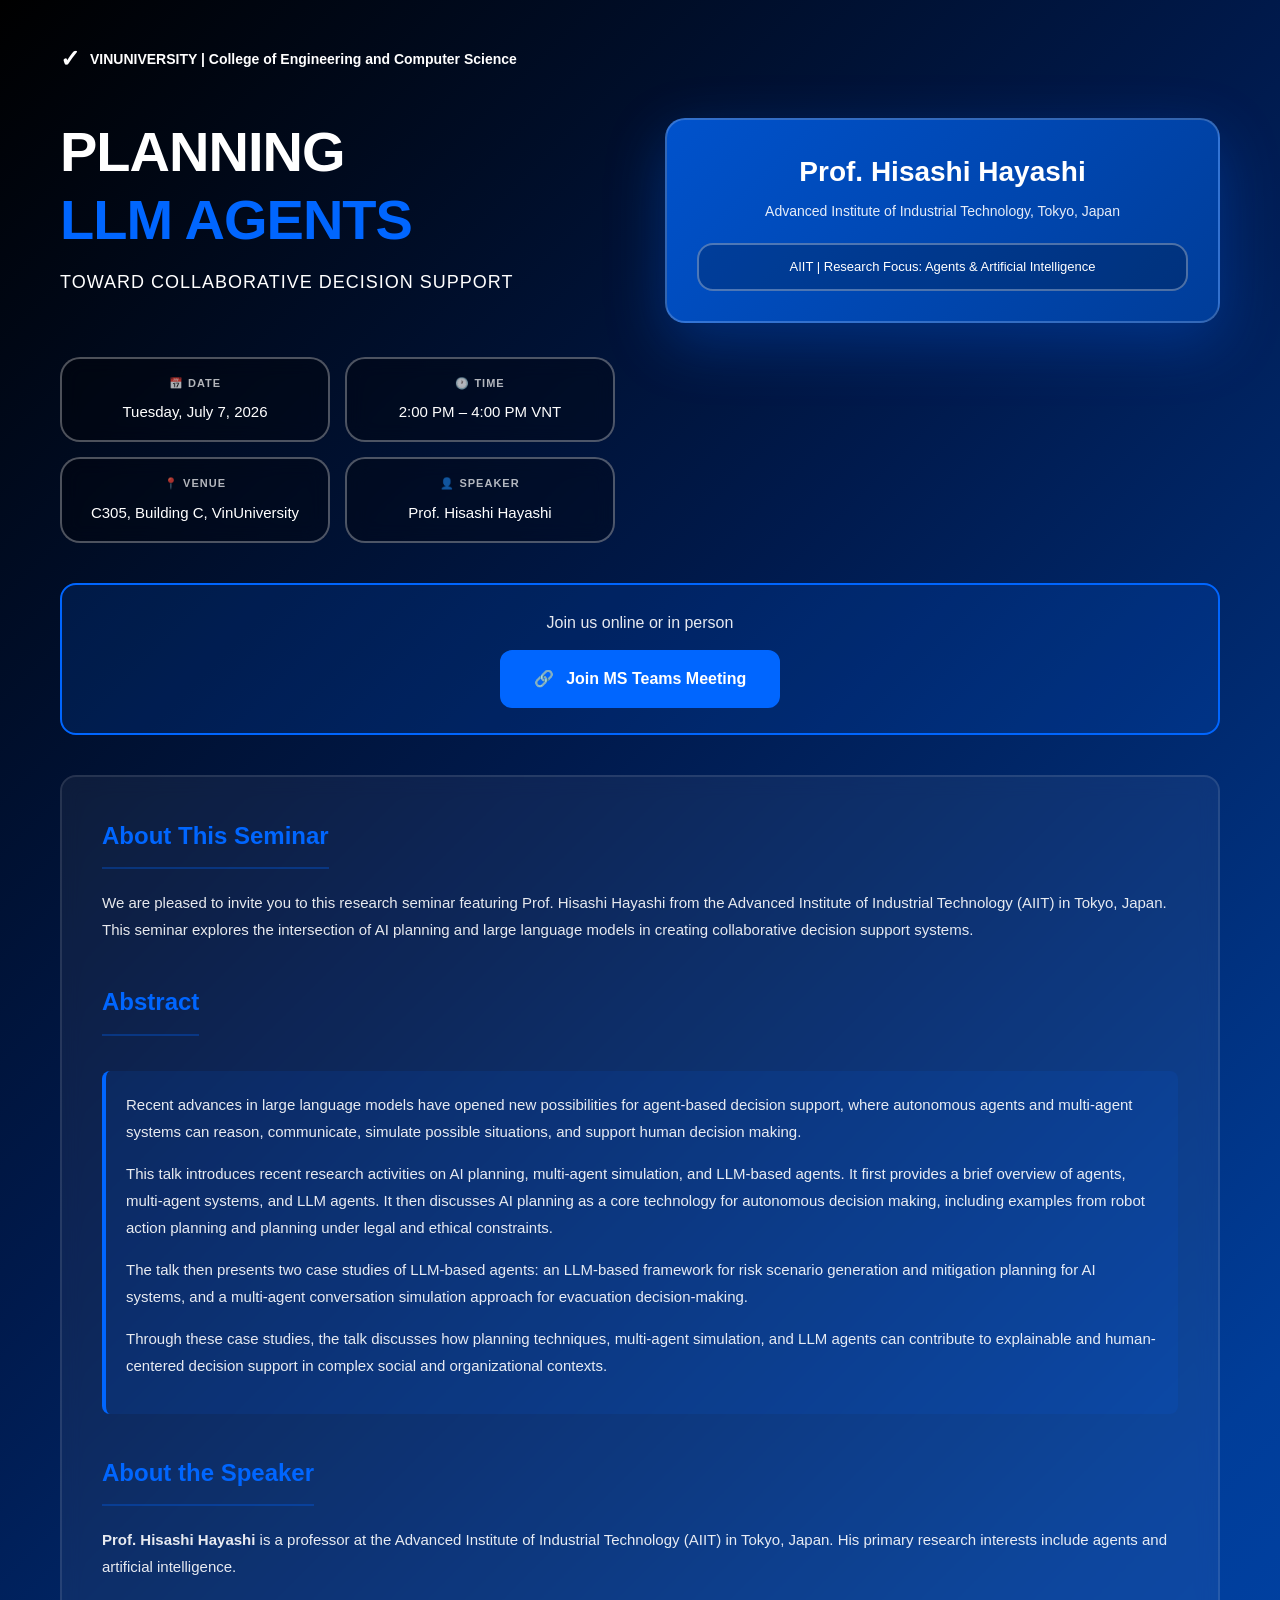
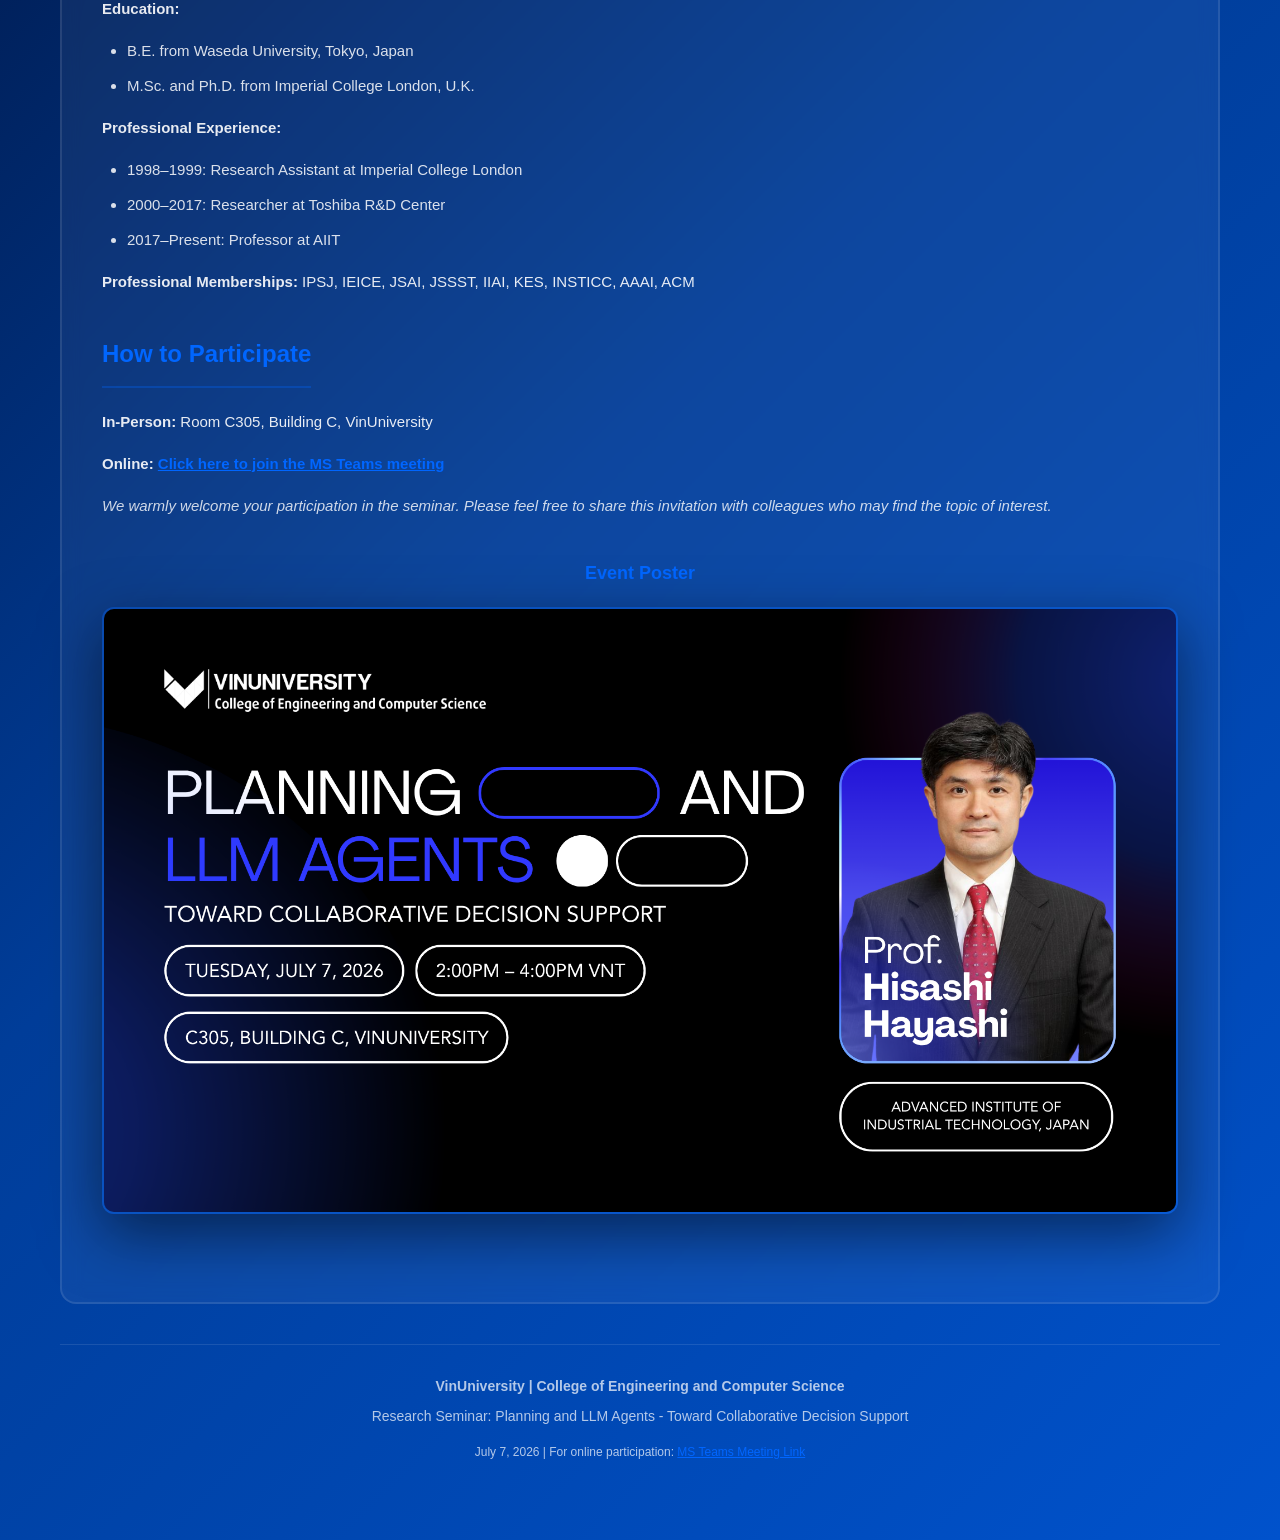
<file: 2026_07_07_hayashi_seminar_planning_llm_agents.html>
<!DOCTYPE html>
<html lang="en">
<head>
    <meta charset="UTF-8">
    <meta name="viewport" content="width=device-width, initial-scale=1.0">
    <title>Research Seminar: Planning and LLM Agents - VinUniversity</title>
    <style>
        * {
            margin: 0;
            padding: 0;
            box-sizing: border-box;
        }

        body {
            font-family: -apple-system, BlinkMacSystemFont, 'Segoe UI', 'Helvetica Neue', sans-serif;
            background: linear-gradient(135deg, #000000 0%, #001a4d 30%, #003d99 60%, #0052cc 100%);
            color: #ffffff;
            line-height: 1.6;
            min-height: 100vh;
        }

        .container {
            max-width: 1200px;
            margin: 0 auto;
            padding: 40px 20px;
        }

        .header {
            display: flex;
            align-items: center;
            gap: 10px;
            margin-bottom: 40px;
            font-size: 14px;
            font-weight: 600;
            color: #ffffff;
        }

        .header::before {
            content: "✓";
            font-size: 24px;
            font-weight: bold;
            color: #ffffff;
        }

        .content-grid {
            display: grid;
            grid-template-columns: 1fr 1fr;
            gap: 50px;
            align-items: start;
            margin-bottom: 40px;
        }

        .left-column {
            display: flex;
            flex-direction: column;
            gap: 30px;
        }

        .title-section h1 {
            font-size: 56px;
            font-weight: 700;
            line-height: 1.2;
            margin-bottom: 10px;
            letter-spacing: -1px;
        }

        .title-section .planning {
            color: #ffffff;
        }

        .title-section .llm {
            color: #0066ff;
            display: block;
        }

        .title-section .subtitle {
            font-size: 18px;
            color: #ffffff;
            font-weight: 400;
            letter-spacing: 1px;
            margin-top: 15px;
        }

        .info-boxes {
            display: grid;
            grid-template-columns: 1fr 1fr;
            gap: 15px;
            margin-top: 30px;
        }

        .info-box {
            border: 2px solid rgba(255, 255, 255, 0.3);
            border-radius: 20px;
            padding: 16px 20px;
            background: rgba(0, 0, 0, 0.3);
            backdrop-filter: blur(10px);
            text-align: center;
            transition: all 0.3s ease;
        }

        .info-box:hover {
            border-color: #0066ff;
            background: rgba(0, 102, 255, 0.1);
        }

        .info-box .label {
            font-size: 11px;
            text-transform: uppercase;
            letter-spacing: 1px;
            color: rgba(255, 255, 255, 0.7);
            margin-bottom: 8px;
            font-weight: 600;
        }

        .info-box .value {
            font-size: 15px;
            color: #ffffff;
            font-weight: 500;
        }

        .right-column {
            display: flex;
            flex-direction: column;
            gap: 20px;
        }

        .speaker-card {
            background: linear-gradient(135deg, #0052cc 0%, #003d99 100%);
            border-radius: 20px;
            padding: 30px;
            text-align: center;
            box-shadow: 0 20px 60px rgba(0, 102, 255, 0.3);
            border: 2px solid rgba(255, 255, 255, 0.2);
        }

        .speaker-image {
            width: 100%;
            max-width: 280px;
            height: 280px;
            margin: 0 auto 20px;
            border-radius: 16px;
            overflow: hidden;
            object-fit: cover;
            box-shadow: 0 10px 30px rgba(0, 0, 0, 0.3);
        }

        .speaker-name {
            font-size: 28px;
            font-weight: 700;
            color: #ffffff;
            margin-bottom: 5px;
        }

        .speaker-title {
            font-size: 14px;
            color: rgba(255, 255, 255, 0.9);
            margin-bottom: 20px;
        }

        .speaker-affiliation {
            border: 2px solid rgba(255, 255, 255, 0.3);
            border-radius: 16px;
            padding: 12px 16px;
            font-size: 13px;
            color: #ffffff;
            text-align: center;
            background: rgba(0, 0, 0, 0.2);
        }

        .cta-section {
            background: rgba(0, 102, 255, 0.15);
            border: 2px solid #0066ff;
            border-radius: 16px;
            padding: 25px;
            text-align: center;
            margin-bottom: 40px;
        }

        .cta-text {
            font-size: 16px;
            color: rgba(255, 255, 255, 0.9);
            margin-bottom: 15px;
        }

        .teams-link {
            display: inline-block;
            background: #0066ff;
            color: #ffffff;
            padding: 14px 32px;
            border-radius: 12px;
            text-decoration: none;
            font-weight: 600;
            font-size: 16px;
            transition: all 0.3s ease;
            border: 2px solid #0066ff;
            cursor: pointer;
        }

        .teams-link:hover {
            background: rgba(0, 102, 255, 0.8);
            transform: translateY(-2px);
            box-shadow: 0 10px 30px rgba(0, 102, 255, 0.4);
        }

        .teams-link::before {
            content: "🔗 ";
            margin-right: 8px;
        }

        .main-content {
            background: rgba(255, 255, 255, 0.05);
            border: 2px solid rgba(255, 255, 255, 0.1);
            border-radius: 16px;
            padding: 40px;
            backdrop-filter: blur(10px);
        }

        .main-content section {
            margin-bottom: 40px;
        }

        .main-content section:last-child {
            margin-bottom: 0;
        }

        .main-content h2 {
            font-size: 24px;
            color: #0066ff;
            margin-bottom: 20px;
            padding-bottom: 12px;
            border-bottom: 2px solid rgba(0, 102, 255, 0.3);
            display: inline-block;
        }

        .main-content p {
            font-size: 15px;
            color: rgba(255, 255, 255, 0.9);
            line-height: 1.8;
            margin-bottom: 15px;
        }

        .main-content ul {
            margin-left: 25px;
            margin-top: 12px;
        }

        .main-content li {
            font-size: 15px;
            color: rgba(255, 255, 255, 0.85);
            line-height: 1.8;
            margin-bottom: 8px;
        }

        .abstract-box {
            background: rgba(0, 102, 255, 0.1);
            border-left: 4px solid #0066ff;
            border-radius: 8px;
            padding: 20px;
            margin-top: 15px;
        }

        .poster-section {
            margin: 40px 0;
            text-align: center;
        }

        .poster-section h3 {
            font-size: 18px;
            color: #0066ff;
            margin-bottom: 20px;
        }

        .poster-image {
            max-width: 100%;
            height: auto;
            border-radius: 12px;
            box-shadow: 0 20px 60px rgba(0, 0, 0, 0.5);
            border: 2px solid rgba(0, 102, 255, 0.3);
        }

        footer {
            text-align: center;
            padding: 30px 20px;
            color: rgba(255, 255, 255, 0.7);
            font-size: 14px;
            border-top: 1px solid rgba(255, 255, 255, 0.1);
            margin-top: 40px;
        }

        footer p {
            margin-bottom: 8px;
        }

        @media (max-width: 1024px) {
            .content-grid {
                grid-template-columns: 1fr;
                gap: 30px;
            }

            .title-section h1 {
                font-size: 42px;
            }

            .main-content {
                padding: 30px;
            }
        }

        @media (max-width: 768px) {
            .container {
                padding: 20px 15px;
            }

            .title-section h1 {
                font-size: 32px;
            }

            .info-boxes {
                grid-template-columns: 1fr;
            }

            .main-content {
                padding: 20px;
            }

            .speaker-card {
                padding: 20px;
            }

            .speaker-image {
                max-width: 200px;
                height: 200px;
            }
        }

        @media print {
            body {
                background: white;
            }

            .container {
                max-width: 100%;
            }

            .main-content {
                background: white;
                border: 1px solid #ccc;
                color: #000;
            }

            .main-content p,
            .main-content li {
                color: #000;
            }

            .main-content h2 {
                color: #003d99;
            }

            .info-box {
                border-color: #ccc;
                background: #f5f5f5;
                color: #000;
            }

            .info-box .label,
            .info-box .value {
                color: #000;
            }

            .cta-section {
                background: #f0f4ff;
                border-color: #003d99;
            }

            .teams-link {
                background: #003d99;
                color: white;
            }

            .speaker-card {
                background: #f5f5f5;
                border-color: #ccc;
                color: #000;
            }

            .speaker-name,
            .speaker-title {
                color: #000;
            }

            .speaker-affiliation {
                border-color: #ccc;
                background: white;
                color: #000;
            }

            header {
                color: #000;
            }

            footer {
                color: #666;
                border-color: #ccc;
            }
        }
    </style>
</head>
<body>
    <div class="container">
        <header class="header">
            VINUNIVERSITY | College of Engineering and Computer Science
        </header>

        <div class="content-grid">
            <div class="left-column">
                <div class="title-section">
                    <h1>
                        <span class="planning">PLANNING</span>
                        <span class="llm">LLM AGENTS</span>
                    </h1>
                    <p class="subtitle">TOWARD COLLABORATIVE DECISION SUPPORT</p>
                </div>

                <div class="info-boxes">
                    <div class="info-box">
                        <div class="label">📅 Date</div>
                        <div class="value">Tuesday, July 7, 2026</div>
                    </div>
                    <div class="info-box">
                        <div class="label">🕐 Time</div>
                        <div class="value">2:00 PM – 4:00 PM VNT</div>
                    </div>
                    <div class="info-box">
                        <div class="label">📍 Venue</div>
                        <div class="value">C305, Building C, VinUniversity</div>
                    </div>
                    <div class="info-box">
                        <div class="label">👤 Speaker</div>
                        <div class="value">Prof. Hisashi Hayashi</div>
                    </div>
                </div>
            </div>

            <div class="right-column">
                <div class="speaker-card">
                    <div class="speaker-name">Prof. Hisashi Hayashi</div>
                    <div class="speaker-title">Advanced Institute of Industrial Technology, Tokyo, Japan</div>
                    <div class="speaker-affiliation">
                        AIIT | Research Focus: Agents & Artificial Intelligence
                    </div>
                </div>
            </div>
        </div>

        <div class="cta-section">
            <p class="cta-text">Join us online or in person</p>
            <a href="https://teams.microsoft.com/meet/45706789881478?p=Iw3yAxLrADhbtVCxkL" class="teams-link" target="_blank">Join MS Teams Meeting</a>
        </div>

        <div class="main-content">
            <section>
                <h2>About This Seminar</h2>
                <p>We are pleased to invite you to this research seminar featuring Prof. Hisashi Hayashi from the Advanced Institute of Industrial Technology (AIIT) in Tokyo, Japan. This seminar explores the intersection of AI planning and large language models in creating collaborative decision support systems.</p>
            </section>

            <section>
                <h2>Abstract</h2>
                <div class="abstract-box">
                    <p>Recent advances in large language models have opened new possibilities for agent-based decision support, where autonomous agents and multi-agent systems can reason, communicate, simulate possible situations, and support human decision making.</p>

                    <p style="margin-top: 15px;">This talk introduces recent research activities on AI planning, multi-agent simulation, and LLM-based agents. It first provides a brief overview of agents, multi-agent systems, and LLM agents. It then discusses AI planning as a core technology for autonomous decision making, including examples from robot action planning and planning under legal and ethical constraints.</p>

                    <p style="margin-top: 15px;">The talk then presents two case studies of LLM-based agents: an LLM-based framework for risk scenario generation and mitigation planning for AI systems, and a multi-agent conversation simulation approach for evacuation decision-making.</p>

                    <p style="margin-top: 15px;">Through these case studies, the talk discusses how planning techniques, multi-agent simulation, and LLM agents can contribute to explainable and human-centered decision support in complex social and organizational contexts.</p>
                </div>
            </section>

            <section>
                <h2>About the Speaker</h2>
                <p><strong>Prof. Hisashi Hayashi</strong> is a professor at the Advanced Institute of Industrial Technology (AIIT) in Tokyo, Japan. His primary research interests include agents and artificial intelligence.</p>

                <p style="margin-top: 15px;"><strong>Education:</strong></p>
                <ul>
                    <li>B.E. from Waseda University, Tokyo, Japan</li>
                    <li>M.Sc. and Ph.D. from Imperial College London, U.K.</li>
                </ul>

                <p style="margin-top: 15px;"><strong>Professional Experience:</strong></p>
                <ul>
                    <li>1998–1999: Research Assistant at Imperial College London</li>
                    <li>2000–2017: Researcher at Toshiba R&D Center</li>
                    <li>2017–Present: Professor at AIIT</li>
                </ul>

                <p style="margin-top: 15px;"><strong>Professional Memberships:</strong> IPSJ, IEICE, JSAI, JSSST, IIAI, KES, INSTICC, AAAI, ACM</p>
            </section>

            <section>
                <h2>How to Participate</h2>
                <p><strong>In-Person:</strong> Room C305, Building C, VinUniversity</p>
                <p style="margin-top: 12px;"><strong>Online:</strong> <a href="https://teams.microsoft.com/meet/45706789881478?p=Iw3yAxLrADhbtVCxkL" style="color: #0066ff; text-decoration: underline; font-weight: 600;">Click here to join the MS Teams meeting</a></p>
                <p style="margin-top: 15px; font-style: italic; color: rgba(255, 255, 255, 0.8);">We warmly welcome your participation in the seminar. Please feel free to share this invitation with colleagues who may find the topic of interest.</p>
            </section>

            <div class="poster-section">
                <h3>Event Poster</h3>
                <img src="hayashi_poster.png" alt="Seminar Poster" class="poster-image">
            </div>
        </div>

        <footer>
            <p><strong>VinUniversity | College of Engineering and Computer Science</strong></p>
            <p>Research Seminar: Planning and LLM Agents - Toward Collaborative Decision Support</p>
            <p style="margin-top: 15px; font-size: 12px;">July 7, 2026 | For online participation: <a href="https://teams.microsoft.com/meet/45706789881478?p=Iw3yAxLrADhbtVCxkL" style="color: #0066ff;">MS Teams Meeting Link</a></p>
        </footer>
    </div>
</body>
</html>
</file>
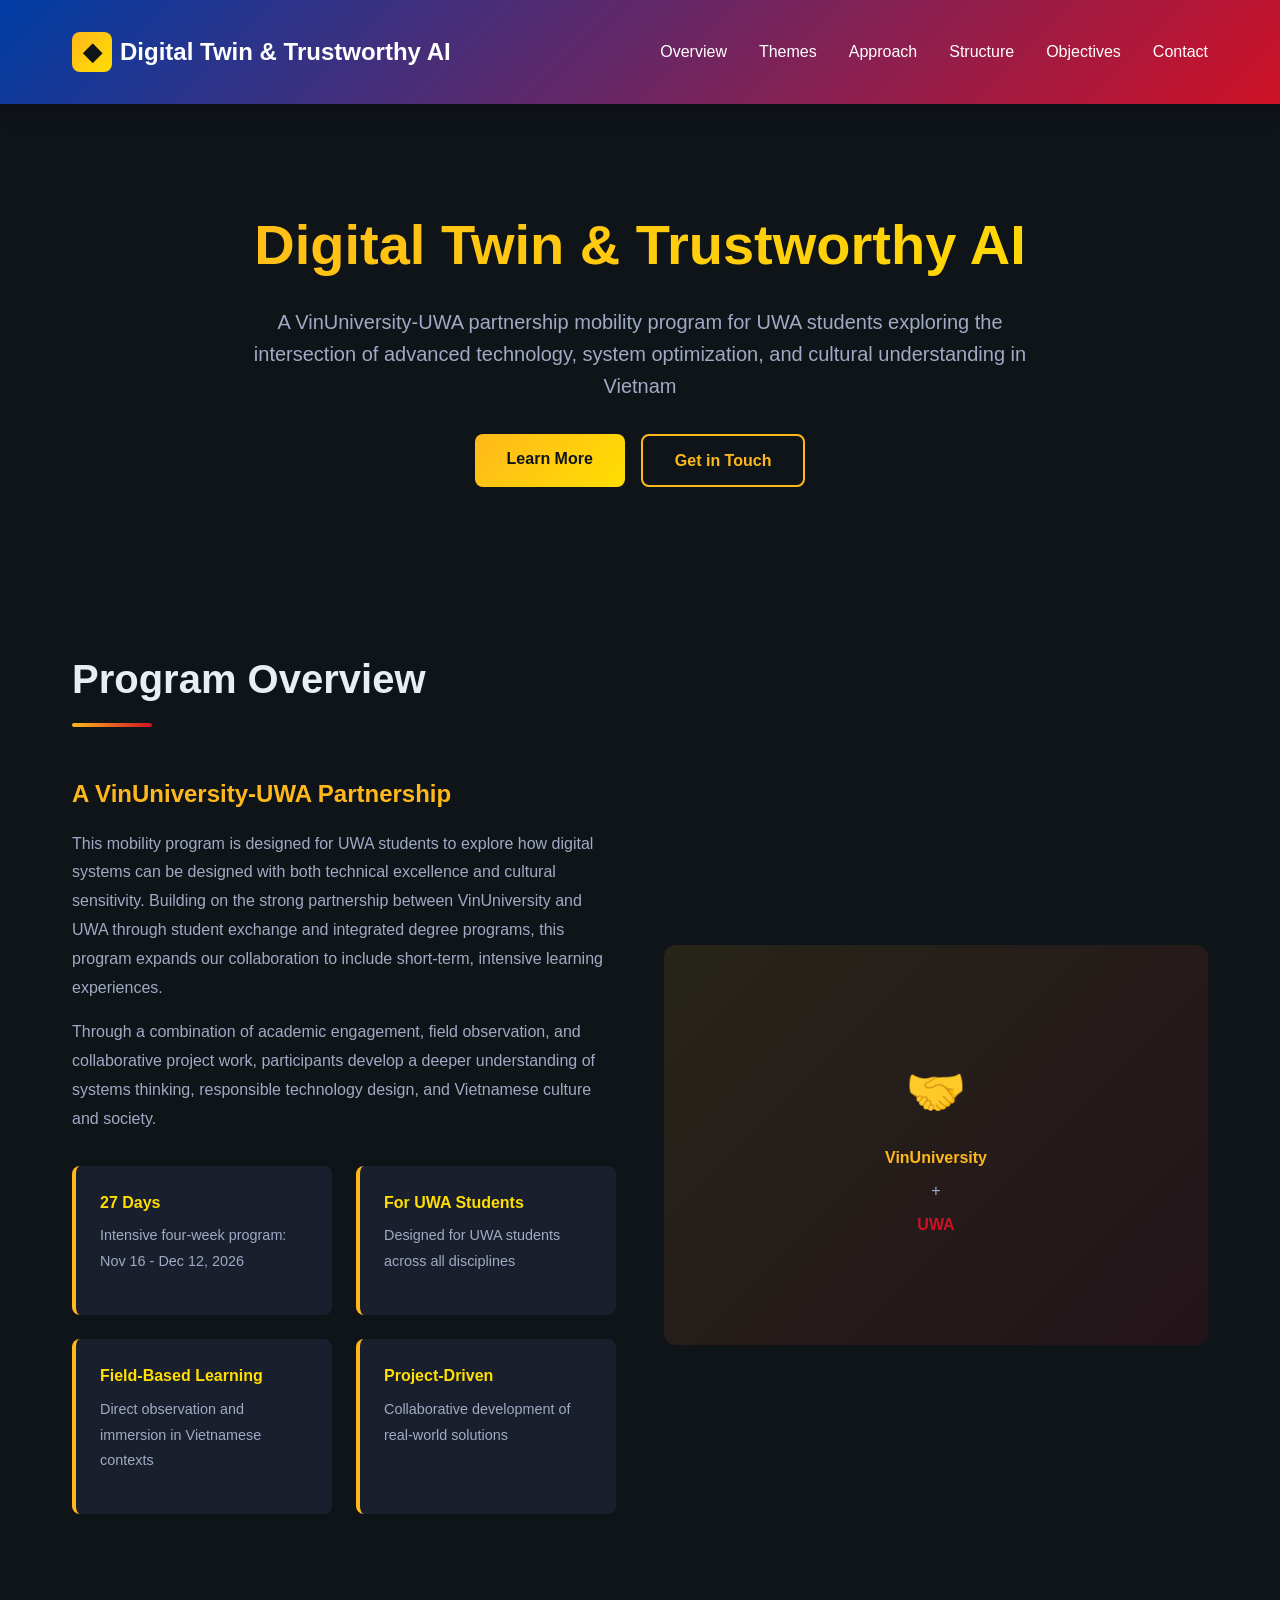
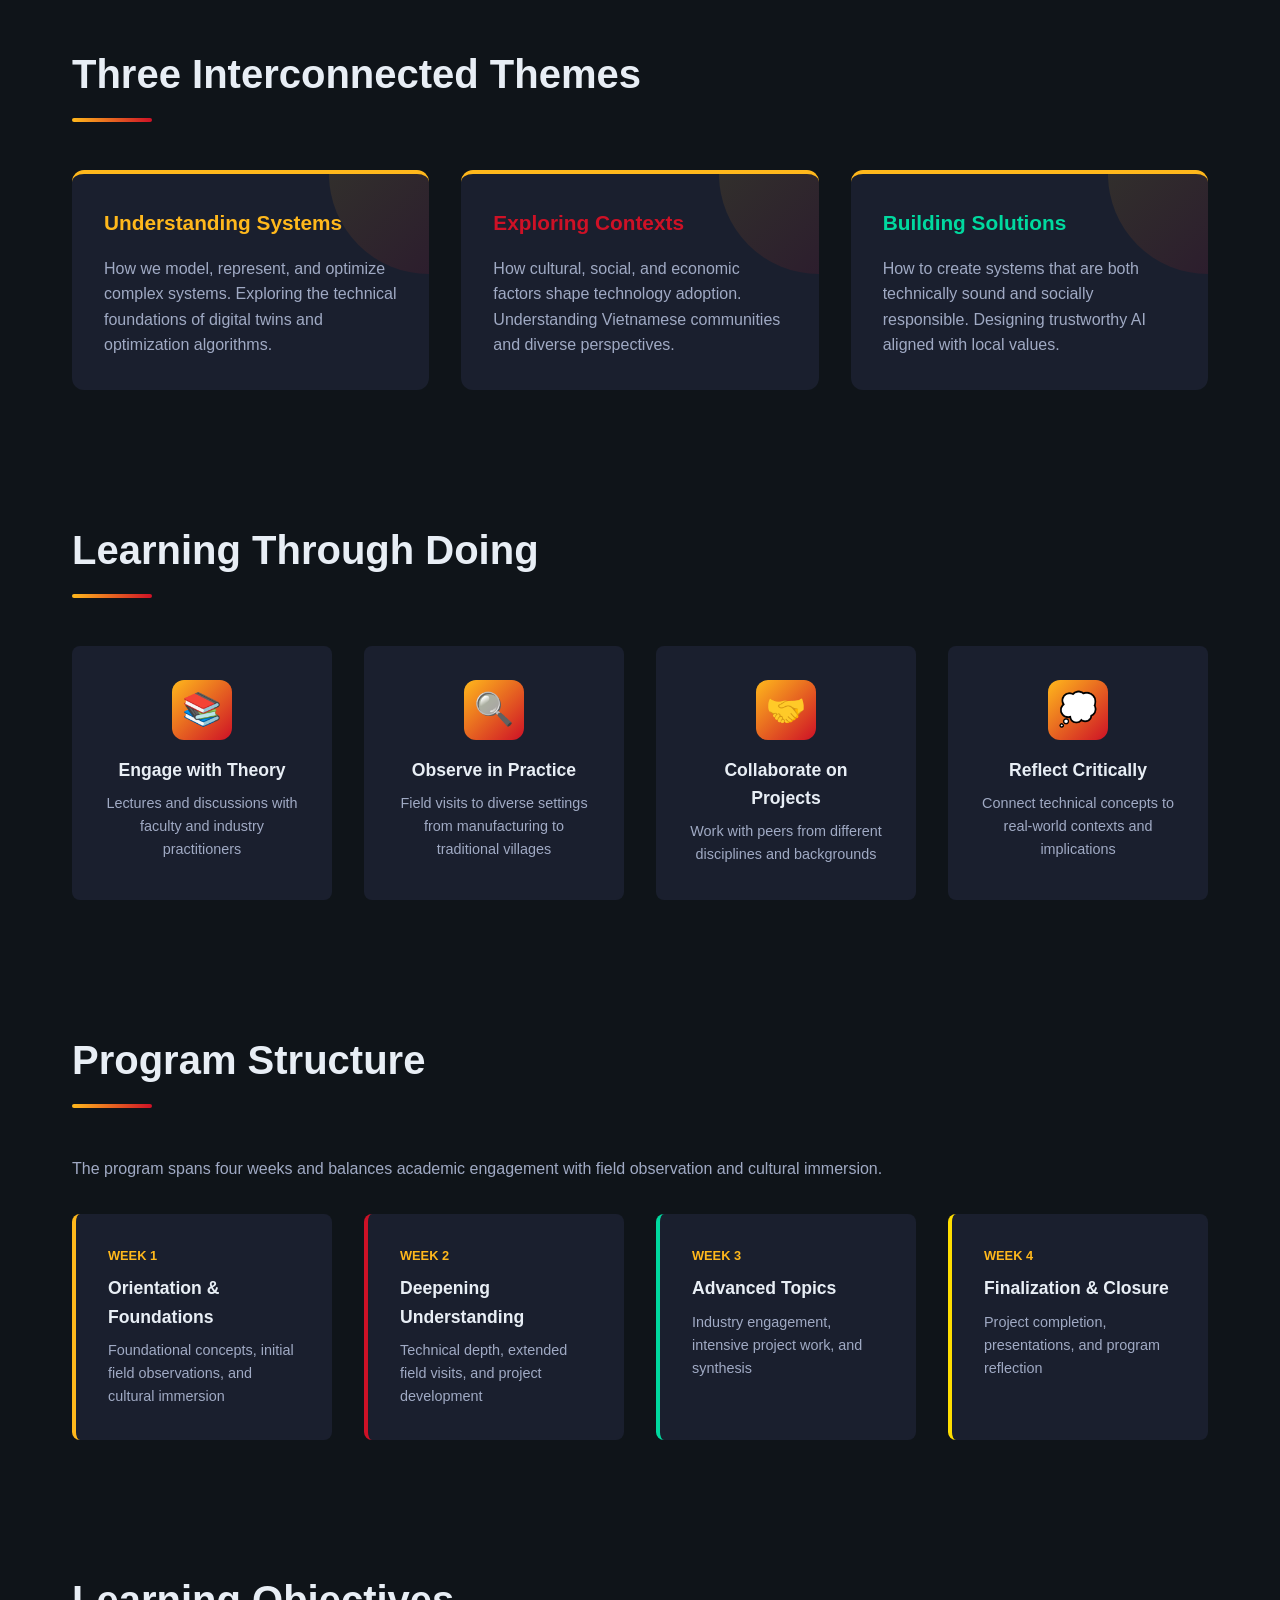
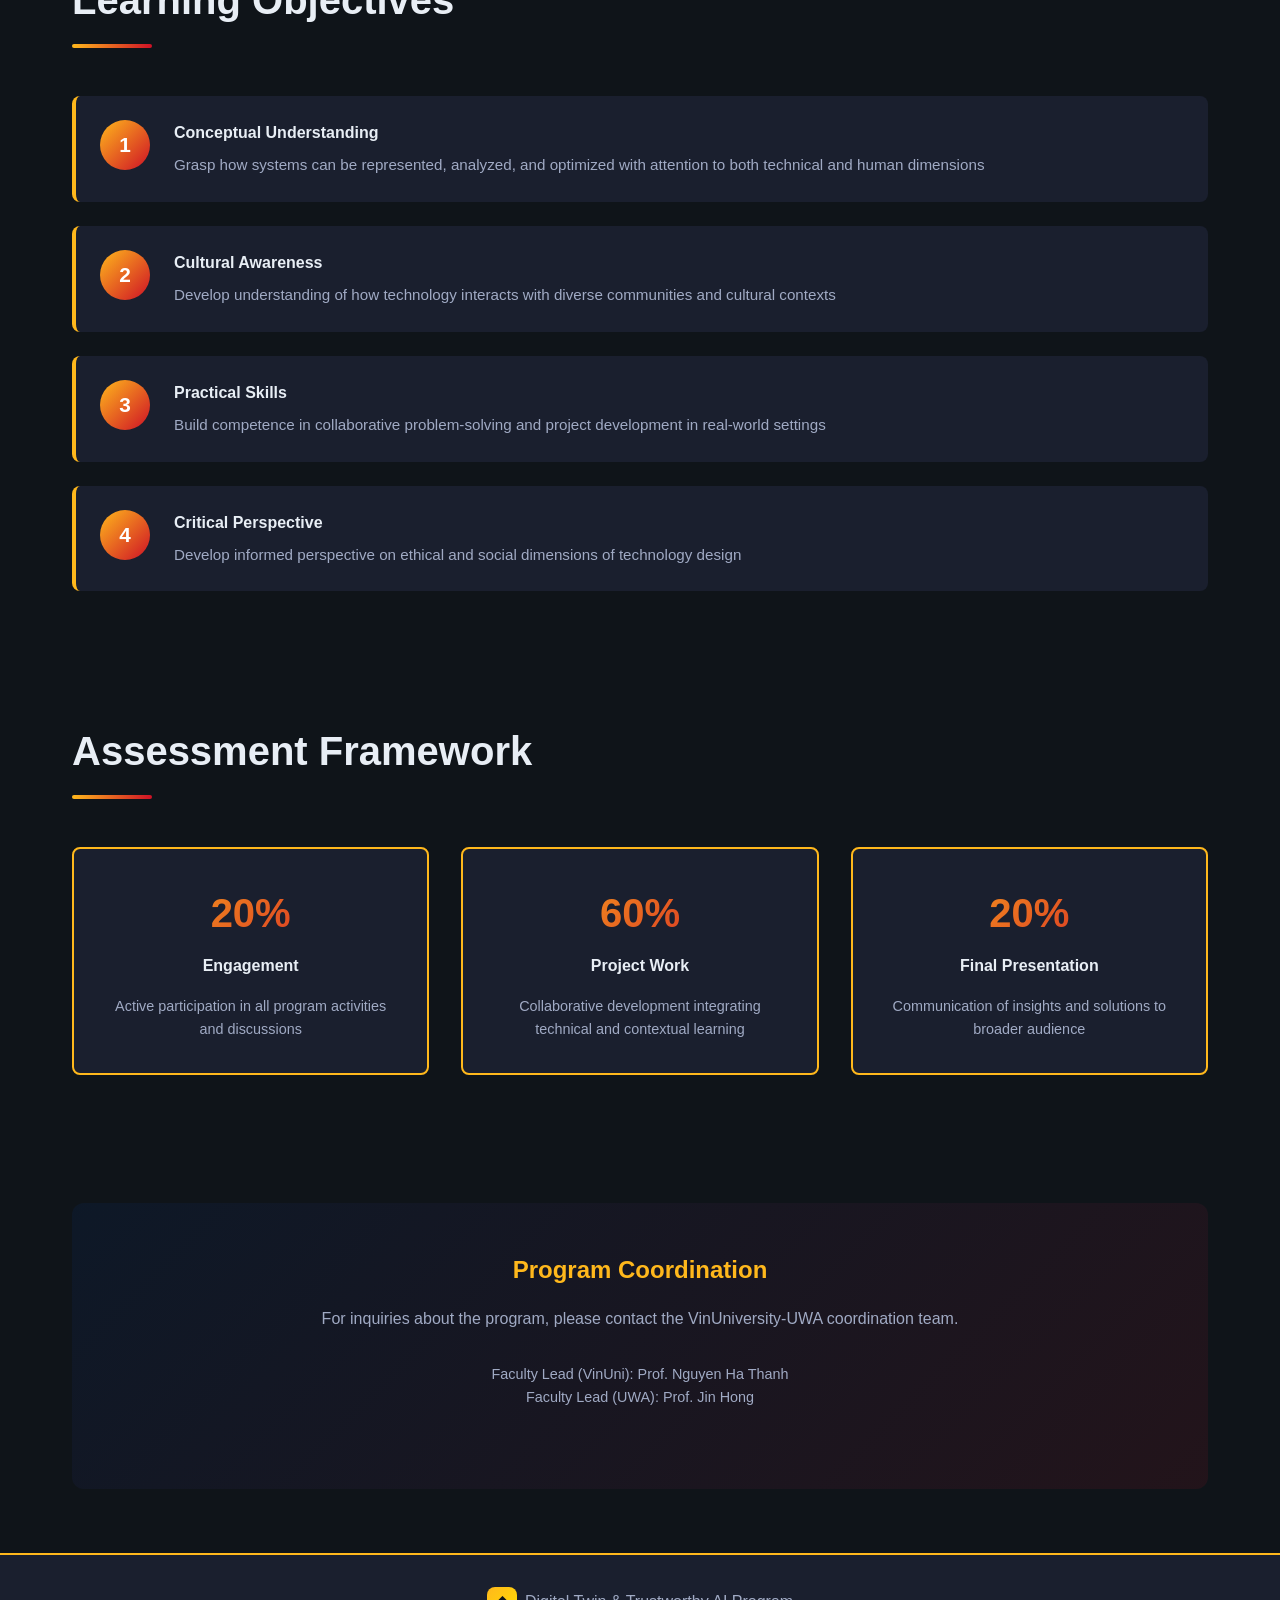
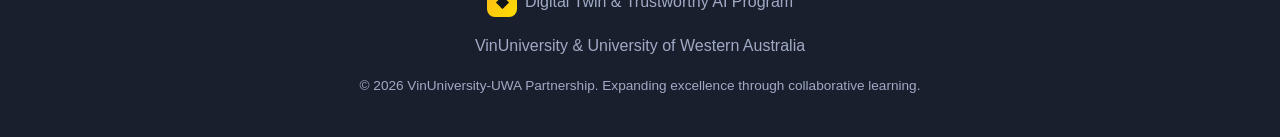
<file: digital_twin_program.html>
<!DOCTYPE html>
<html lang="en">
<head>
    <meta charset="UTF-8">
    <meta name="viewport" content="width=device-width, initial-scale=1.0">
    <title>Digital Twin & Trustworthy AI | VinUniversity-UWA Mobility Program</title>
    <style>
        * {
            margin: 0;
            padding: 0;
            box-sizing: border-box;
        }

        :root {
            /* AUS Colors (Australian Gold & Blue) */
            --aus-gold: #FFB81C;
            --aus-blue: #003DA5;
            /* Vietnam Colors (Red & Yellow) */
            --vn-red: #CE1126;
            --vn-yellow: #FFDE00;
            /* Neutral */
            --dark-bg: #0f1419;
            --card-bg: #1a1f2e;
            --text-light: #e8eef5;
            --text-muted: #a0aac4;
            --accent-green: #00d99f;
        }

        body {
            font-family: -apple-system, BlinkMacSystemFont, 'Segoe UI', Roboto, 'Helvetica Neue', Arial, sans-serif;
            background-color: var(--dark-bg);
            color: var(--text-light);
            line-height: 1.6;
            overflow-x: hidden;
        }

        /* Header & Navigation */
        header {
            background: linear-gradient(135deg, var(--aus-blue) 0%, var(--vn-red) 100%);
            padding: 2rem 0;
            position: sticky;
            top: 0;
            z-index: 100;
            box-shadow: 0 4px 20px rgba(0, 0, 0, 0.3);
        }

        nav {
            max-width: 1200px;
            margin: 0 auto;
            padding: 0 2rem;
            display: flex;
            justify-content: space-between;
            align-items: center;
        }

        .logo {
            font-size: 1.5rem;
            font-weight: 700;
            color: white;
            text-decoration: none;
            display: flex;
            align-items: center;
            gap: 0.5rem;
        }

        .logo-icon {
            width: 40px;
            height: 40px;
            background: linear-gradient(135deg, var(--aus-gold), var(--vn-yellow));
            border-radius: 8px;
            display: flex;
            align-items: center;
            justify-content: center;
            font-weight: bold;
            color: var(--dark-bg);
        }

        nav ul {
            display: flex;
            list-style: none;
            gap: 2rem;
        }

        nav a {
            color: white;
            text-decoration: none;
            font-weight: 500;
            transition: opacity 0.3s;
        }

        nav a:hover {
            opacity: 0.8;
        }

        /* Hero Section */
        .hero {
            max-width: 1200px;
            margin: 0 auto;
            padding: 6rem 2rem;
            text-align: center;
        }

        .hero h1 {
            font-size: 3.5rem;
            margin-bottom: 1rem;
            background: linear-gradient(135deg, var(--aus-gold), var(--vn-yellow));
            -webkit-background-clip: text;
            -webkit-text-fill-color: transparent;
            background-clip: text;
        }

        .hero p {
            font-size: 1.25rem;
            color: var(--text-muted);
            margin-bottom: 2rem;
            max-width: 800px;
            margin-left: auto;
            margin-right: auto;
        }

        .cta-buttons {
            display: flex;
            gap: 1rem;
            justify-content: center;
            flex-wrap: wrap;
        }

        .btn {
            padding: 0.75rem 2rem;
            border: none;
            border-radius: 8px;
            font-weight: 600;
            cursor: pointer;
            text-decoration: none;
            display: inline-block;
            transition: all 0.3s;
            font-size: 1rem;
        }

        .btn-primary {
            background: linear-gradient(135deg, var(--aus-gold), var(--vn-yellow));
            color: var(--dark-bg);
        }

        .btn-primary:hover {
            transform: translateY(-2px);
            box-shadow: 0 8px 20px rgba(255, 184, 28, 0.3);
        }

        .btn-secondary {
            background: transparent;
            border: 2px solid var(--aus-gold);
            color: var(--aus-gold);
        }

        .btn-secondary:hover {
            background: rgba(255, 184, 28, 0.1);
        }

        /* Section */
        section {
            max-width: 1200px;
            margin: 0 auto;
            padding: 4rem 2rem;
        }

        section h2 {
            font-size: 2.5rem;
            margin-bottom: 3rem;
            position: relative;
            padding-bottom: 1rem;
        }

        section h2::after {
            content: '';
            position: absolute;
            bottom: 0;
            left: 0;
            width: 80px;
            height: 4px;
            background: linear-gradient(90deg, var(--aus-gold), var(--vn-red));
            border-radius: 2px;
        }

        /* About Section */
        .about-content {
            display: grid;
            grid-template-columns: 1fr 1fr;
            gap: 3rem;
            align-items: center;
        }

        .about-text h3 {
            font-size: 1.5rem;
            margin-bottom: 1rem;
            color: var(--aus-gold);
        }

        .about-text p {
            margin-bottom: 1rem;
            color: var(--text-muted);
            line-height: 1.8;
        }

        .about-highlights {
            display: grid;
            grid-template-columns: 1fr 1fr;
            gap: 1.5rem;
            margin-top: 2rem;
        }

        .highlight-box {
            background: var(--card-bg);
            padding: 1.5rem;
            border-radius: 8px;
            border-left: 4px solid var(--aus-gold);
        }

        .highlight-box h4 {
            color: var(--vn-yellow);
            margin-bottom: 0.5rem;
        }

        .highlight-box p {
            font-size: 0.9rem;
            color: var(--text-muted);
        }

        /* Themes Section */
        .themes-grid {
            display: grid;
            grid-template-columns: repeat(auto-fit, minmax(300px, 1fr));
            gap: 2rem;
        }

        .theme-card {
            background: var(--card-bg);
            padding: 2rem;
            border-radius: 12px;
            border-top: 4px solid var(--aus-gold);
            transition: all 0.3s;
            position: relative;
            overflow: hidden;
        }

        .theme-card::before {
            content: '';
            position: absolute;
            top: 0;
            right: 0;
            width: 100px;
            height: 100px;
            background: linear-gradient(135deg, rgba(255, 184, 28, 0.1), rgba(206, 17, 38, 0.1));
            border-radius: 0 0 0 100px;
        }

        .theme-card:hover {
            transform: translateY(-8px);
            box-shadow: 0 12px 30px rgba(255, 184, 28, 0.2);
        }

        .theme-card h3 {
            font-size: 1.3rem;
            margin-bottom: 1rem;
            position: relative;
            z-index: 1;
        }

        .theme-card:nth-child(1) h3 { color: var(--aus-gold); }
        .theme-card:nth-child(2) h3 { color: var(--vn-red); }
        .theme-card:nth-child(3) h3 { color: var(--accent-green); }

        .theme-card p {
            color: var(--text-muted);
            position: relative;
            z-index: 1;
        }

        /* Learning Approach */
        .approach-grid {
            display: grid;
            grid-template-columns: repeat(auto-fit, minmax(250px, 1fr));
            gap: 2rem;
        }

        .approach-item {
            background: var(--card-bg);
            padding: 2rem;
            border-radius: 8px;
            text-align: center;
            border: 2px solid transparent;
            transition: all 0.3s;
        }

        .approach-item:hover {
            border-color: var(--aus-gold);
            background: rgba(255, 184, 28, 0.05);
        }

        .approach-icon {
            width: 60px;
            height: 60px;
            margin: 0 auto 1rem;
            background: linear-gradient(135deg, var(--aus-gold), var(--vn-red));
            border-radius: 12px;
            display: flex;
            align-items: center;
            justify-content: center;
            font-size: 2rem;
        }

        .approach-item h4 {
            font-size: 1.1rem;
            margin-bottom: 0.5rem;
            color: var(--text-light);
        }

        .approach-item p {
            font-size: 0.9rem;
            color: var(--text-muted);
        }

        /* Program Structure */
        .structure-timeline {
            display: grid;
            grid-template-columns: repeat(auto-fit, minmax(200px, 1fr));
            gap: 2rem;
            margin-top: 2rem;
        }

        .timeline-item {
            background: var(--card-bg);
            padding: 2rem;
            border-radius: 8px;
            border-left: 4px solid var(--aus-gold);
            position: relative;
        }

        .timeline-item:nth-child(2) { border-left-color: var(--vn-red); }
        .timeline-item:nth-child(3) { border-left-color: var(--accent-green); }
        .timeline-item:nth-child(4) { border-left-color: var(--vn-yellow); }

        .timeline-week {
            font-size: 0.8rem;
            color: var(--aus-gold);
            text-transform: uppercase;
            font-weight: 700;
            margin-bottom: 0.5rem;
        }

        .timeline-item h4 {
            font-size: 1.1rem;
            margin-bottom: 0.5rem;
        }

        .timeline-item p {
            font-size: 0.9rem;
            color: var(--text-muted);
        }

        /* Objectives */
        .objectives-list {
            display: grid;
            grid-template-columns: 1fr;
            gap: 1.5rem;
            margin-top: 2rem;
        }

        .objective-item {
            display: flex;
            gap: 1.5rem;
            background: var(--card-bg);
            padding: 1.5rem;
            border-radius: 8px;
            border-left: 4px solid var(--aus-gold);
        }

        .objective-number {
            min-width: 50px;
            width: 50px;
            height: 50px;
            background: linear-gradient(135deg, var(--aus-gold), var(--vn-red));
            border-radius: 50%;
            display: flex;
            align-items: center;
            justify-content: center;
            font-weight: 700;
            font-size: 1.3rem;
            color: white;
        }

        .objective-content h4 {
            margin-bottom: 0.5rem;
        }

        .objective-content p {
            color: var(--text-muted);
            font-size: 0.95rem;
        }

        /* Assessment */
        .assessment-grid {
            display: grid;
            grid-template-columns: repeat(auto-fit, minmax(280px, 1fr));
            gap: 2rem;
            margin-top: 2rem;
        }

        .assessment-card {
            background: var(--card-bg);
            padding: 2rem;
            border-radius: 8px;
            text-align: center;
            border: 2px solid var(--aus-gold);
        }

        .assessment-percentage {
            font-size: 2.5rem;
            font-weight: 700;
            background: linear-gradient(135deg, var(--aus-gold), var(--vn-red));
            -webkit-background-clip: text;
            -webkit-text-fill-color: transparent;
            background-clip: text;
            margin-bottom: 0.5rem;
        }

        .assessment-card h4 {
            margin-bottom: 1rem;
            color: var(--text-light);
        }

        .assessment-card p {
            color: var(--text-muted);
            font-size: 0.9rem;
        }

        /* Faculty */
        .faculty-card {
            background: var(--card-bg);
            padding: 2rem;
            border-radius: 8px;
            border-top: 4px solid var(--aus-gold);
            max-width: 600px;
            margin: 2rem auto;
        }

        .faculty-name {
            font-size: 1.5rem;
            color: var(--aus-gold);
            margin-bottom: 0.5rem;
        }

        .faculty-title {
            color: var(--vn-red);
            font-weight: 600;
            margin-bottom: 1rem;
        }

        .faculty-card p {
            color: var(--text-muted);
            margin-bottom: 1rem;
            line-height: 1.8;
        }

        /* Contact Section */
        .contact-section {
            background: linear-gradient(135deg, rgba(0, 61, 165, 0.1), rgba(206, 17, 38, 0.1));
            border-radius: 12px;
            padding: 3rem;
            text-align: center;
        }

        .contact-section h3 {
            font-size: 1.5rem;
            margin-bottom: 1rem;
            color: var(--aus-gold);
        }

        .contact-section p {
            color: var(--text-muted);
            margin-bottom: 2rem;
        }

        .contact-email {
            display: inline-block;
            background: linear-gradient(135deg, var(--aus-gold), var(--vn-yellow));
            color: var(--dark-bg);
            padding: 0.75rem 2rem;
            border-radius: 8px;
            text-decoration: none;
            font-weight: 600;
            transition: all 0.3s;
        }

        .contact-email:hover {
            transform: translateY(-2px);
            box-shadow: 0 8px 20px rgba(255, 184, 28, 0.3);
        }

        /* Footer */
        footer {
            background: var(--card-bg);
            border-top: 2px solid var(--aus-gold);
            padding: 2rem;
            text-align: center;
            color: var(--text-muted);
        }

        footer p {
            margin-bottom: 0.5rem;
        }

        .footer-logo {
            display: flex;
            align-items: center;
            justify-content: center;
            gap: 0.5rem;
            margin-bottom: 1rem;
        }

        /* Responsive */
        @media (max-width: 768px) {
            nav ul {
                gap: 1rem;
                font-size: 0.9rem;
            }

            .hero h1 {
                font-size: 2rem;
            }

            .hero p {
                font-size: 1rem;
            }

            .about-content {
                grid-template-columns: 1fr;
            }

            section {
                padding: 2rem 1rem;
            }

            section h2 {
                font-size: 1.8rem;
            }

            .cta-buttons {
                flex-direction: column;
            }

            .btn {
                width: 100%;
                text-align: center;
            }
        }
    </style>
</head>
<body>
    <!-- Header -->
    <header>
        <nav>
            <a href="#" class="logo">
                <div class="logo-icon">◆</div>
                <span>Digital Twin & Trustworthy AI</span>
            </a>
            <ul>
                <li><a href="#overview">Overview</a></li>
                <li><a href="#themes">Themes</a></li>
                <li><a href="#approach">Approach</a></li>
                <li><a href="#structure">Structure</a></li>
                <li><a href="#objectives">Objectives</a></li>
                <li><a href="#contact">Contact</a></li>
            </ul>
        </nav>
    </header>

    <!-- Hero Section -->
    <section class="hero">
        <h1>Digital Twin & Trustworthy AI</h1>
        <p>A VinUniversity-UWA partnership mobility program for UWA students exploring the intersection of advanced technology, system optimization, and cultural understanding in Vietnam</p>
        <div class="cta-buttons">
            <a href="#overview" class="btn btn-primary">Learn More</a>
            <a href="#contact" class="btn btn-secondary">Get in Touch</a>
        </div>
    </section>

    <!-- Overview Section -->
    <section id="overview">
        <h2>Program Overview</h2>
        <div class="about-content">
            <div class="about-text">
                <h3>A VinUniversity-UWA Partnership</h3>
                <p>This mobility program is designed for UWA students to explore how digital systems can be designed with both technical excellence and cultural sensitivity. Building on the strong partnership between VinUniversity and UWA through student exchange and integrated degree programs, this program expands our collaboration to include short-term, intensive learning experiences.</p>
                <p>Through a combination of academic engagement, field observation, and collaborative project work, participants develop a deeper understanding of systems thinking, responsible technology design, and Vietnamese culture and society.</p>
                
                <div class="about-highlights">
                <div class="highlight-box">
                    <h4>27 Days</h4>
                    <p>Intensive four-week program: Nov 16 - Dec 12, 2026</p>
                </div>
                <div class="highlight-box">
                    <h4>For UWA Students</h4>
                    <p>Designed for UWA students across all disciplines</p>
                </div>
                <div class="highlight-box">
                    <h4>Field-Based Learning</h4>
                    <p>Direct observation and immersion in Vietnamese contexts</p>
                </div>
                <div class="highlight-box">
                    <h4>Project-Driven</h4>
                    <p>Collaborative development of real-world solutions</p>
                </div>
                </div>
            </div>
            <div style="background: linear-gradient(135deg, rgba(255, 184, 28, 0.1), rgba(206, 17, 38, 0.1)); border-radius: 12px; padding: 2rem; height: 400px; display: flex; align-items: center; justify-content: center; flex-direction: column;">
                <div style="text-align: center;">
                    <div style="font-size: 3rem; margin-bottom: 1rem;">🤝</div>
                    <p style="color: var(--aus-gold); font-weight: 600; margin-bottom: 0.5rem;">VinUniversity</p>
                    <p style="color: var(--text-muted);">+</p>
                    <p style="color: var(--vn-red); font-weight: 600; margin-top: 0.5rem;">UWA</p>
                </div>
            </div>
        </div>
    </section>

    <!-- Themes Section -->
    <section id="themes">
        <h2>Three Interconnected Themes</h2>
        <div class="themes-grid">
            <div class="theme-card">
                <h3>Understanding Systems</h3>
                <p>How we model, represent, and optimize complex systems. Exploring the technical foundations of digital twins and optimization algorithms.</p>
            </div>
            <div class="theme-card">
                <h3>Exploring Contexts</h3>
                <p>How cultural, social, and economic factors shape technology adoption. Understanding Vietnamese communities and diverse perspectives.</p>
            </div>
            <div class="theme-card">
                <h3>Building Solutions</h3>
                <p>How to create systems that are both technically sound and socially responsible. Designing trustworthy AI aligned with local values.</p>
            </div>
        </div>
    </section>

    <!-- Learning Approach -->
    <section id="approach">
        <h2>Learning Through Doing</h2>
        <div class="approach-grid">
            <div class="approach-item">
                <div class="approach-icon">📚</div>
                <h4>Engage with Theory</h4>
                <p>Lectures and discussions with faculty and industry practitioners</p>
            </div>
            <div class="approach-item">
                <div class="approach-icon">🔍</div>
                <h4>Observe in Practice</h4>
                <p>Field visits to diverse settings from manufacturing to traditional villages</p>
            </div>
            <div class="approach-item">
                <div class="approach-icon">🤝</div>
                <h4>Collaborate on Projects</h4>
                <p>Work with peers from different disciplines and backgrounds</p>
            </div>
            <div class="approach-item">
                <div class="approach-icon">💭</div>
                <h4>Reflect Critically</h4>
                <p>Connect technical concepts to real-world contexts and implications</p>
            </div>
        </div>
    </section>

    <!-- Program Structure -->
    <section id="structure">
        <h2>Program Structure</h2>
        <p style="color: var(--text-muted); margin-bottom: 2rem;">The program spans four weeks and balances academic engagement with field observation and cultural immersion.</p>
        <div class="structure-timeline">
            <div class="timeline-item">
                <div class="timeline-week">Week 1</div>
                <h4>Orientation & Foundations</h4>
                <p>Foundational concepts, initial field observations, and cultural immersion</p>
            </div>
            <div class="timeline-item">
                <div class="timeline-week">Week 2</div>
                <h4>Deepening Understanding</h4>
                <p>Technical depth, extended field visits, and project development</p>
            </div>
            <div class="timeline-item">
                <div class="timeline-week">Week 3</div>
                <h4>Advanced Topics</h4>
                <p>Industry engagement, intensive project work, and synthesis</p>
            </div>
            <div class="timeline-item">
                <div class="timeline-week">Week 4</div>
                <h4>Finalization & Closure</h4>
                <p>Project completion, presentations, and program reflection</p>
            </div>
        </div>
    </section>

    <!-- Learning Objectives -->
    <section id="objectives">
        <h2>Learning Objectives</h2>
        <div class="objectives-list">
            <div class="objective-item">
                <div class="objective-number">1</div>
                <div class="objective-content">
                    <h4>Conceptual Understanding</h4>
                    <p>Grasp how systems can be represented, analyzed, and optimized with attention to both technical and human dimensions</p>
                </div>
            </div>
            <div class="objective-item">
                <div class="objective-number">2</div>
                <div class="objective-content">
                    <h4>Cultural Awareness</h4>
                    <p>Develop understanding of how technology interacts with diverse communities and cultural contexts</p>
                </div>
            </div>
            <div class="objective-item">
                <div class="objective-number">3</div>
                <div class="objective-content">
                    <h4>Practical Skills</h4>
                    <p>Build competence in collaborative problem-solving and project development in real-world settings</p>
                </div>
            </div>
            <div class="objective-item">
                <div class="objective-number">4</div>
                <div class="objective-content">
                    <h4>Critical Perspective</h4>
                    <p>Develop informed perspective on ethical and social dimensions of technology design</p>
                </div>
            </div>
        </div>
    </section>

    <!-- Assessment -->
    <section>
        <h2>Assessment Framework</h2>
        <div class="assessment-grid">
            <div class="assessment-card">
                <div class="assessment-percentage">20%</div>
                <h4>Engagement</h4>
                <p>Active participation in all program activities and discussions</p>
            </div>
            <div class="assessment-card">
                <div class="assessment-percentage">60%</div>
                <h4>Project Work</h4>
                <p>Collaborative development integrating technical and contextual learning</p>
            </div>
            <div class="assessment-card">
                <div class="assessment-percentage">20%</div>
                <h4>Final Presentation</h4>
                <p>Communication of insights and solutions to broader audience</p>
            </div>
        </div>
    </section>



    <!-- Contact -->
    <section id="contact">
        <div class="contact-section">
            <h3>Program Coordination</h3>
            <p>For inquiries about the program, please contact the VinUniversity-UWA coordination team.</p>
            <p style="font-size: 0.9rem; color: var(--text-muted); margin-top: 1rem;">Faculty Lead (VinUni): Prof. Nguyen Ha Thanh<br>Faculty Lead (UWA): Prof. Jin Hong</p>
        </div>
    </section>

    <!-- Footer -->
    <footer>
        <div class="footer-logo">
            <div class="logo-icon" style="width: 30px; height: 30px;">◆</div>
            <span>Digital Twin & Trustworthy AI Program</span>
        </div>
        <p>VinUniversity & University of Western Australia</p>
        <p style="font-size: 0.85rem; margin-top: 1rem;">© 2026 VinUniversity-UWA Partnership. Expanding excellence through collaborative learning.</p>
    </footer>
</body>
</html>
</file>
<file: language_arts_camp_recap/styles.css>
/* Field Notes of Wonder: a warm, editorial scrapbook. The real camp media stays central; navy typography and marigold marks guide the eye. */
:root { --paper:#f6f1e5; --paper-deep:#eae1cf; --ink:#123052; --ink-soft:#31516e; --marigold:#f6bb32; --sage:#aab9a1; --mist:#e8e0d0; --white:#fffdf7; --line:rgba(18,48,82,.16); --serif:"Lora", Georgia, serif; --sans:"Noto Sans", Arial, sans-serif; --ease:cubic-bezier(.23,1,.32,1); }
* { box-sizing:border-box; }
html { scroll-behavior:smooth; }
body { background:var(--paper); color:var(--ink); font-family:var(--sans); font-kerning:normal; margin:0; overflow-x:hidden; text-rendering:optimizeLegibility; }
body::selection { background:var(--marigold); color:var(--ink); }
.paper-grain { background-image:radial-gradient(rgba(18,48,82,.085) .55px, transparent .65px); background-size:6px 6px; inset:0; opacity:.25; pointer-events:none; position:fixed; z-index:-1; }
.section-shell { margin:0 auto; max-width:1300px; padding-left:clamp(1.2rem,4vw,4rem); padding-right:clamp(1.2rem,4vw,4rem); }
.site-header { align-items:center; display:flex; gap:2rem; justify-content:space-between; margin:0 auto; max-width:1400px; padding:1.6rem clamp(1.2rem,4vw,4rem); }
.brand { align-items:center; color:var(--ink); display:flex; gap:.55rem; min-width:155px; text-decoration:none; }
.brand-sun { align-items:center; background:var(--marigold); border:1px solid var(--ink); border-radius:50%; display:inline-flex; font-size:1.15rem; height:34px; justify-content:center; width:34px; }
.brand strong,.brand small { display:block; letter-spacing:.09em; line-height:1.05; }
.brand strong { font-size:.75rem; font-weight:800; }.brand small { font-size:.47rem; font-weight:700; margin-top:.25rem; }
nav { align-items:center; display:flex; gap:2rem; } nav a { color:var(--ink); font-size:.72rem; font-weight:700; text-decoration:none; transition:color 180ms var(--ease); } nav a:hover { color:#be7a00; }
.language-switch { align-items:center; border:1px solid var(--line); border-radius:999px; display:flex; font-size:.66rem; gap:.35rem; padding:.35rem .55rem; }.lang-btn { background:none; border:0; color:var(--ink-soft); font-family:inherit; font-size:.68rem; font-weight:800; padding:.15rem .25rem; }.lang-btn.active { color:var(--ink); text-decoration:underline 2px var(--marigold); text-underline-offset:4px; }
.hero { align-items:center; display:grid; gap:clamp(2rem,5vw,5.75rem); grid-template-columns:1fr minmax(300px,.9fr); min-height:610px; padding-bottom:3.5rem; padding-top:3rem; position:relative; }.hero::before { background:var(--mist); border-radius:45% 55% 58% 42% / 62% 47% 53% 38%; content:""; height:86%; left:-9%; position:absolute; top:7%; width:65%; z-index:-1; }
.eyebrow,.chapter-label p { font-size:.62rem; font-weight:800; letter-spacing:.11em; margin:0 0 1.35rem; text-transform:uppercase; }.eyebrow::before { color:var(--marigold); content:"✦"; margin-right:.45rem; }
h1,h2 { font-family:var(--serif); font-weight:500; letter-spacing:-.03em; line-height:1.03; margin:0; } h1 { font-size:clamp(3.45rem,6.7vw,6.35rem); max-width:730px; } h2 { font-size:clamp(2.35rem,4.55vw,4.35rem); }
.lede { color:var(--ink-soft); font-size:clamp(.9rem,1.25vw,1.08rem); line-height:1.75; margin:1.8rem 0; max-width:570px; }.text-link { border-bottom:2px solid var(--marigold); color:var(--ink); font-size:.75rem; font-weight:800; padding-bottom:.3rem; text-decoration:none; }.text-link span { font-size:1.1rem; margin-left:.5rem; }.location { font-size:.66rem; font-weight:600; margin-top:3rem; }.location::before { content:"⌖"; font-size:1rem; margin-right:.45rem; vertical-align:middle; }
.photo-polaroid { margin:0; max-width:500px; position:relative; transform:rotate(3deg); }.photo-polaroid img { box-shadow:14px 15px 0 rgba(18,48,82,.11); display:block; height:440px; object-fit:cover; width:100%; }.photo-polaroid figcaption { background:var(--marigold); bottom:-17px; box-shadow:4px 4px 0 var(--ink); font-size:.58rem; font-weight:800; letter-spacing:.07em; line-height:1.35; padding:.55rem .65rem; position:absolute; right:7%; transform:rotate(-7deg); }
.fact-strip { border-bottom:1px solid var(--line); border-top:1px solid var(--line); display:grid; grid-template-columns:repeat(3,1fr); }.fact-strip article { min-height:145px; padding:1.3rem clamp(1rem,5vw,5rem); position:relative; }.fact-strip article+article { border-left:1px solid var(--line); }.fact-strip span { color:var(--sage); font-size:.58rem; font-weight:800; position:absolute; top:1rem; }.fact-strip strong { color:var(--marigold); display:inline-block; font-family:var(--serif); font-size:3.7rem; font-weight:400; line-height:1; margin:1.35rem .65rem 0 0; }.fact-strip p { display:inline-block; font-size:.65rem; line-height:1.4; max-width:125px; }
.journey { padding-bottom:7rem; padding-top:7rem; }.chapter-label { align-items:center; display:flex; gap:.55rem; }.chapter-label span { color:var(--marigold); font-size:.58rem; font-weight:800; }.chapter-label p { margin-bottom:0; }.journey-grid { display:grid; gap:2rem; grid-template-columns:1.2fr .9fr .7fr; margin-top:2.5rem; }.journey-title { grid-column:span 2; }.journey-title h2 { max-width:680px; }.journey-title>p { color:var(--ink-soft); font-size:.9rem; line-height:1.8; margin:1.7rem 0 1.2rem; max-width:590px; }.tags { display:flex; flex-wrap:wrap; gap:.55rem; }.tags span { background:#e0e8de; border-radius:99px; font-size:.57rem; font-weight:700; padding:.45rem .7rem; }.journey-image { margin:0; }.journey-image img { display:block; height:335px; object-fit:cover; width:100%; }.journey-image figcaption { color:var(--ink-soft); font-size:.54rem; margin-top:.55rem; }.tilt-left { transform:rotate(-2.5deg); }.tilt-right { margin-top:3rem; transform:rotate(2.5deg); } blockquote { align-self:end; background:var(--marigold); font-family:var(--serif); font-size:1.3rem; line-height:1.05; margin:0; padding:1.3rem; position:relative; transform:rotate(-2deg); }
.ai-section { background:var(--ink); color:var(--white); padding:6.5rem 0; position:relative; }.ai-section::after { border:1px solid rgba(246,187,50,.4); border-radius:50%; content:""; height:420px; position:absolute; right:-110px; top:-160px; width:420px; }.ai-layout { display:grid; gap:4rem; grid-template-columns:.95fr 1fr; position:relative; z-index:1; }.chapter-label.light p { color:var(--white); }.ai-section h2 { max-width:530px; }.ai-copy>p { color:#d8e3e4; font-size:1rem; line-height:1.85; margin:0; max-width:620px; }.ai-principles { border-top:1px solid rgba(255,255,255,.25); margin-top:2rem; }.ai-principles article { align-items:start; border-bottom:1px solid rgba(255,255,255,.25); display:grid; gap:1rem; grid-template-columns:25px 1fr; padding:1rem 0; }.ai-principles b { color:var(--marigold); font-size:.65rem; }.ai-principles p { font-size:.78rem; line-height:1.55; margin:0; }
.gallery-section { padding-bottom:7rem; padding-top:7rem; }.gallery-head { align-items:end; display:flex; gap:4rem; justify-content:space-between; margin-bottom:3rem; }.gallery-head h2 { max-width:620px; }.gallery-head>p { color:var(--ink-soft); font-size:.85rem; line-height:1.75; margin:0; max-width:360px; }.photo-grid { columns:4 190px; column-gap:1.1rem; }.photo-card { break-inside:avoid; cursor:zoom-in; display:block; margin:0 0 1.1rem; position:relative; text-align:left; width:100%; }.photo-card img { display:block; filter:saturate(.94); max-width:100%; transition:filter 220ms var(--ease), transform 220ms var(--ease); }.photo-card:hover img { filter:saturate(1.14); transform:translateY(-3px); }.photo-card span { background:var(--ink); color:var(--white); font-size:.52rem; font-weight:700; left:.45rem; letter-spacing:.05em; opacity:0; padding:.3rem .45rem; position:absolute; text-transform:uppercase; top:.45rem; transition:opacity 160ms var(--ease); }.photo-card:hover span { opacity:1; }
.film-section { align-items:center; display:grid; gap:4rem; grid-template-columns:.75fr 1.25fr; padding-bottom:7rem; }.film-text { max-width:420px; }.film-text .eyebrow { margin-bottom:.9rem; }.film-text h2 { margin-bottom:0; }.video-wrap { background:var(--ink); box-shadow:13px 13px 0 var(--sage); padding:.7rem; transform:rotate(1.5deg); }.video-wrap video { display:block; height:auto; width:100%; }
.gratitude { align-items:center; display:grid; gap:3.5rem; grid-template-columns:120px 1fr; padding-bottom:7rem; }.sun-stamp { align-items:center; border:1px solid var(--marigold); border-radius:50%; color:var(--marigold); display:flex; font-family:var(--serif); font-size:3.8rem; height:110px; justify-content:center; width:110px; }.gratitude h2 { max-width:750px; }.gratitude p:last-child { color:var(--ink-soft); font-size:.88rem; line-height:1.8; max-width:800px; }
footer { align-items:end; background:var(--ink); color:var(--white); display:flex; justify-content:space-between; padding:3rem clamp(1.2rem,4vw,4rem); }footer p { font-family:var(--serif); font-size:clamp(1.3rem,2vw,2rem); line-height:1.1; margin:0; max-width:740px; }footer span { font-size:.55rem; }
dialog { background:transparent; border:0; max-height:94vh; max-width:min(94vw,1050px); padding:0; }.close-lightbox { background:var(--marigold); border:0; border-radius:50%; color:var(--ink); cursor:pointer; font-size:2rem; height:40px; line-height:1; position:fixed; right:3vw; top:3vh; width:40px; }.close-lightbox:active,.lang-btn:active { transform:scale(.97); }.close-lightbox~img { display:block; max-height:87vh; max-width:92vw; }.close-lightbox~p { background:var(--ink); color:var(--white); font-size:.65rem; margin:0; padding:.6rem; }.close-lightbox::backdrop { background:rgba(10,25,43,.86); }
@media (max-width:800px) { .site-header { gap:1rem; padding-bottom:1rem; padding-top:1rem; }.brand { min-width:auto; }.brand small,nav { display:none; }.hero { grid-template-columns:1fr; min-height:auto; padding-bottom:4rem; padding-top:2.3rem; }.hero::before { height:63%; left:-24%; top:1%; width:122%; }.hero-photo { justify-self:end; max-width:82%; }.photo-polaroid img { height:320px; }.fact-strip article { min-height:110px; padding:1rem .75rem; }.fact-strip strong { font-size:2.4rem; margin-top:1rem; }.fact-strip p { font-size:.5rem; max-width:75px; }.journey,.gallery-section { padding-bottom:4.5rem; padding-top:4.5rem; }.journey-grid,.ai-layout,.film-section { grid-template-columns:1fr; }.journey-title { grid-column:auto; }.journey-image { margin:0; }.journey-image img { height:285px; }.journey-grid { gap:2.3rem; }blockquote { max-width:85%; }.ai-section { padding:4.5rem 0; }.ai-layout { gap:2.3rem; }.gallery-head { align-items:start; flex-direction:column; gap:1.2rem; }.photo-grid { columns:2 135px; column-gap:.65rem; }.photo-card { margin-bottom:.65rem; }.film-section { gap:2.4rem; padding-bottom:4.5rem; }.gratitude { gap:2rem; grid-template-columns:1fr; padding-bottom:4.5rem; }.sun-stamp { height:80px; width:80px; }footer { align-items:start; flex-direction:column; gap:1.5rem; }.location { margin-top:2rem; } }
@media (prefers-reduced-motion:no-preference) { .photo-polaroid,.journey-image,.video-wrap { transition:transform 260ms var(--ease); }.photo-polaroid:hover { transform:rotate(1deg) translateY(-4px); }.tilt-left:hover { transform:rotate(-.5deg) translateY(-4px); }.tilt-right:hover { transform:rotate(.5deg) translateY(-4px); }.video-wrap:hover { transform:rotate(.5deg) translateY(-4px); } }
</file>
